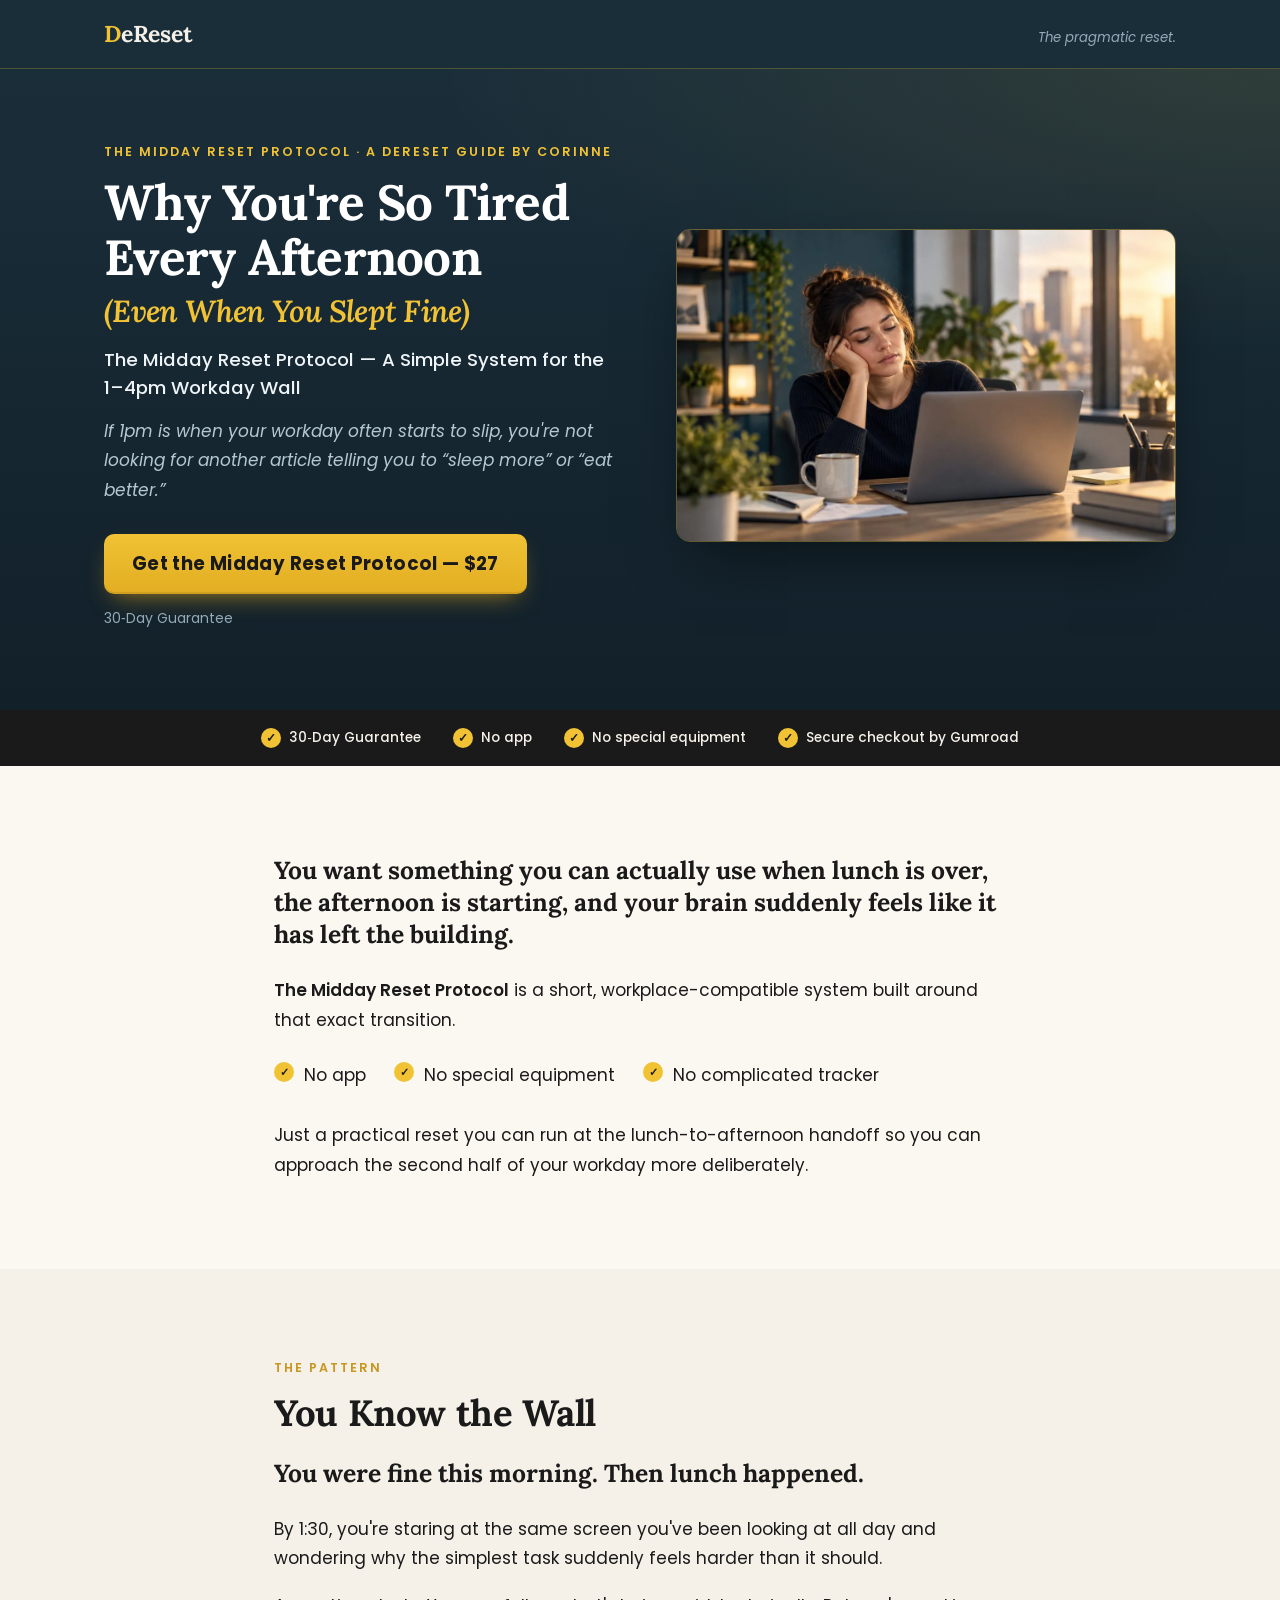
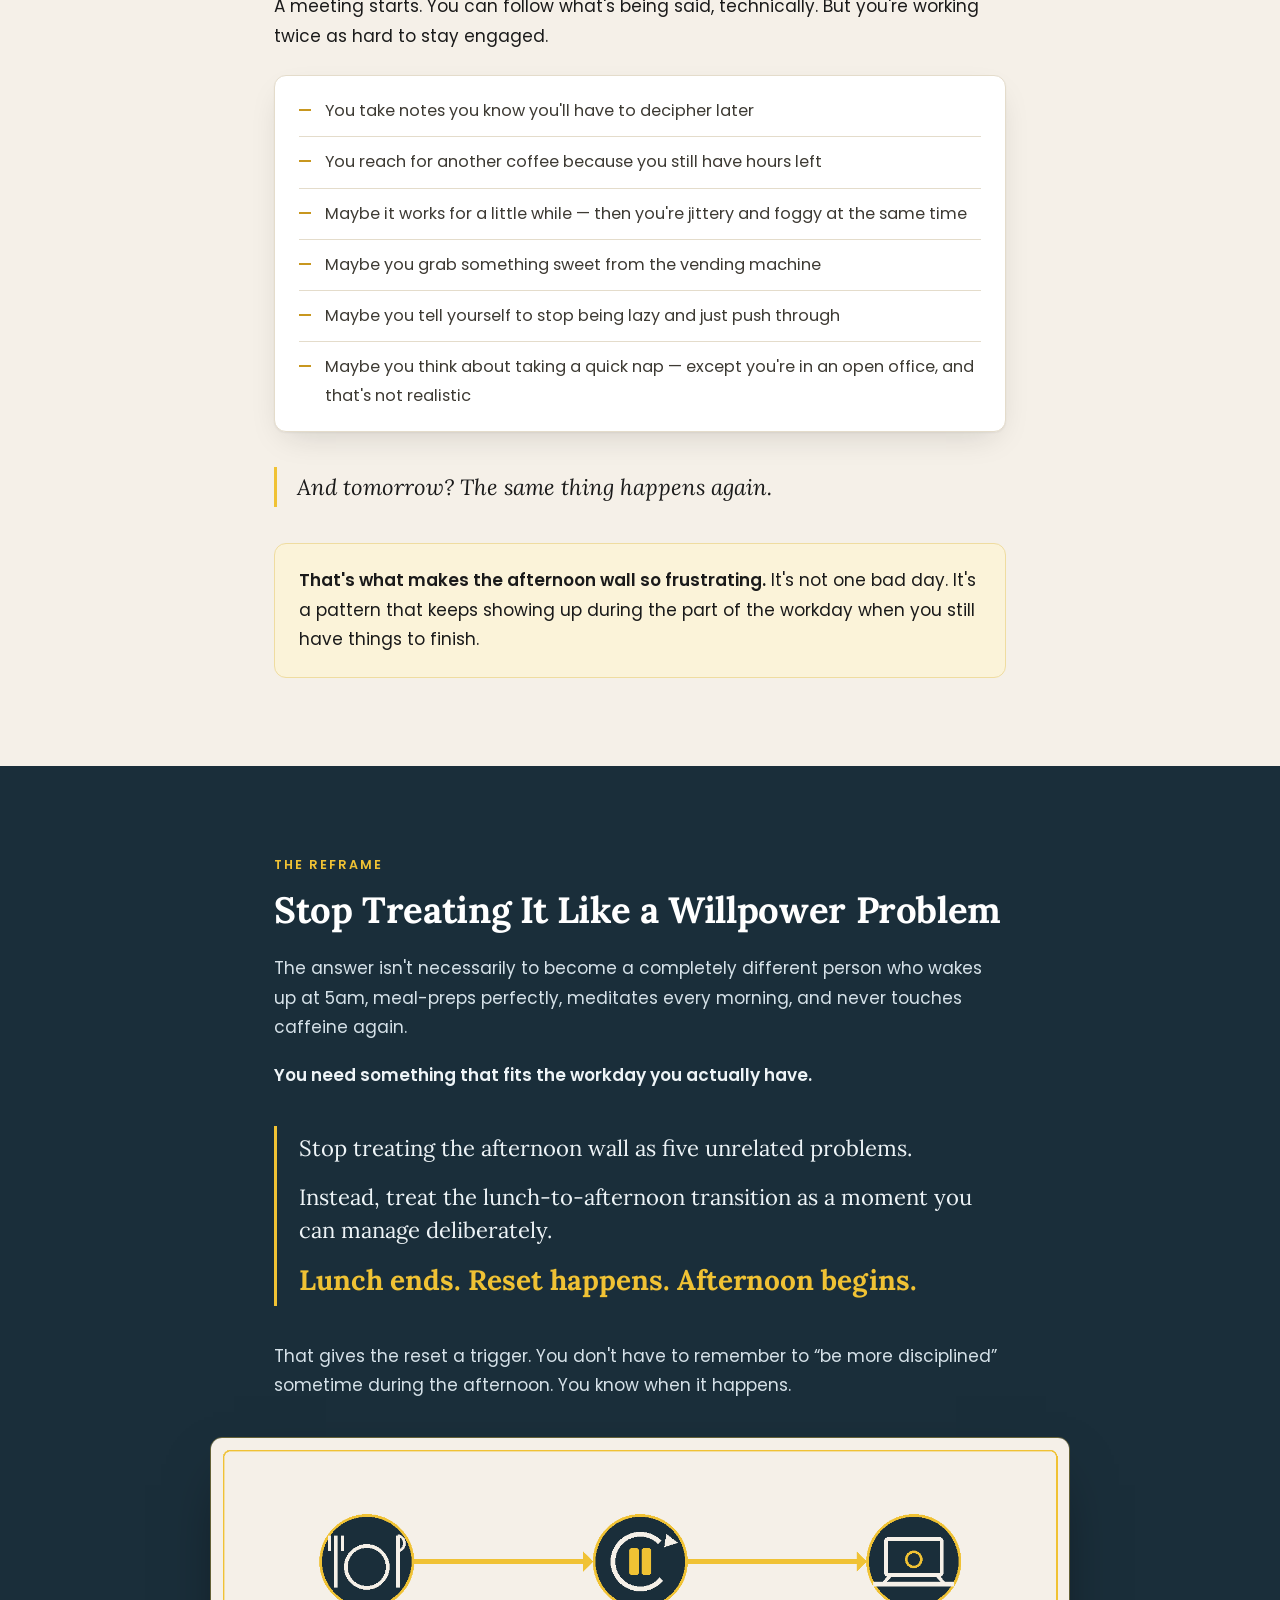
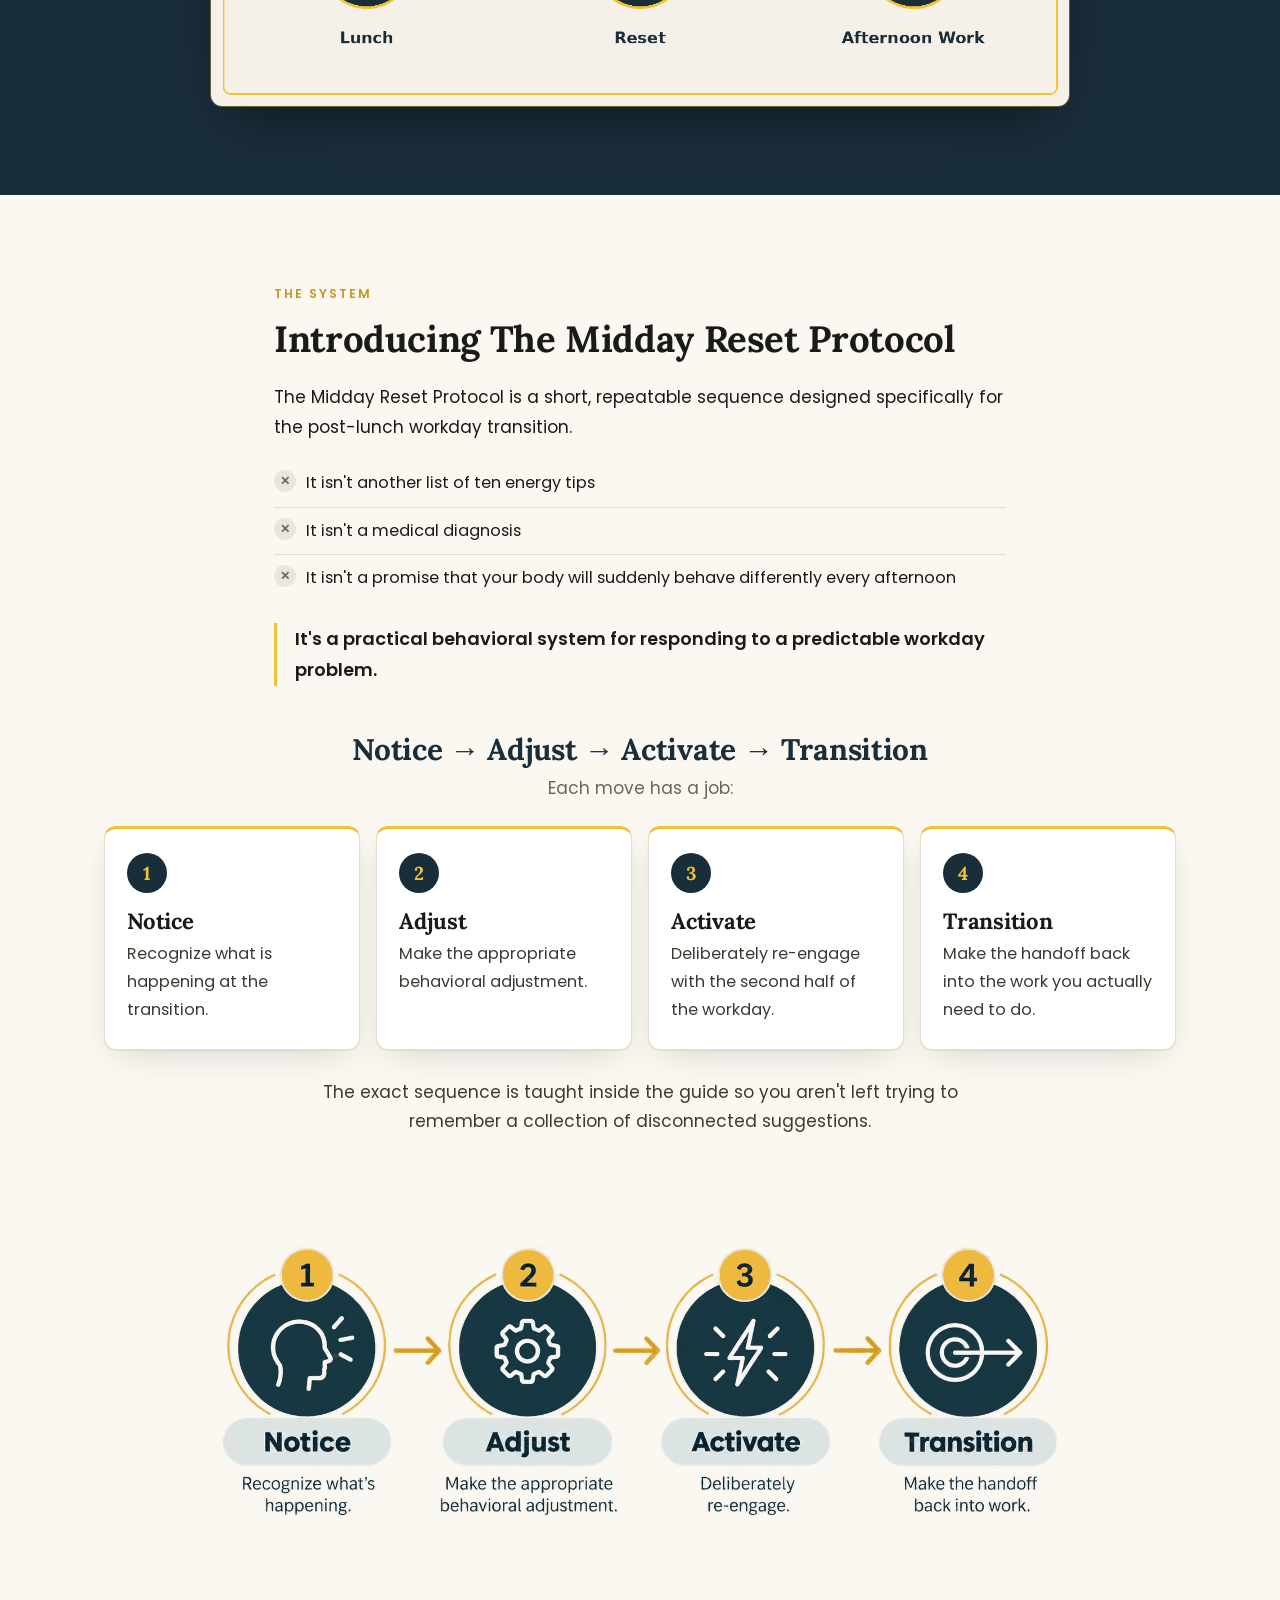
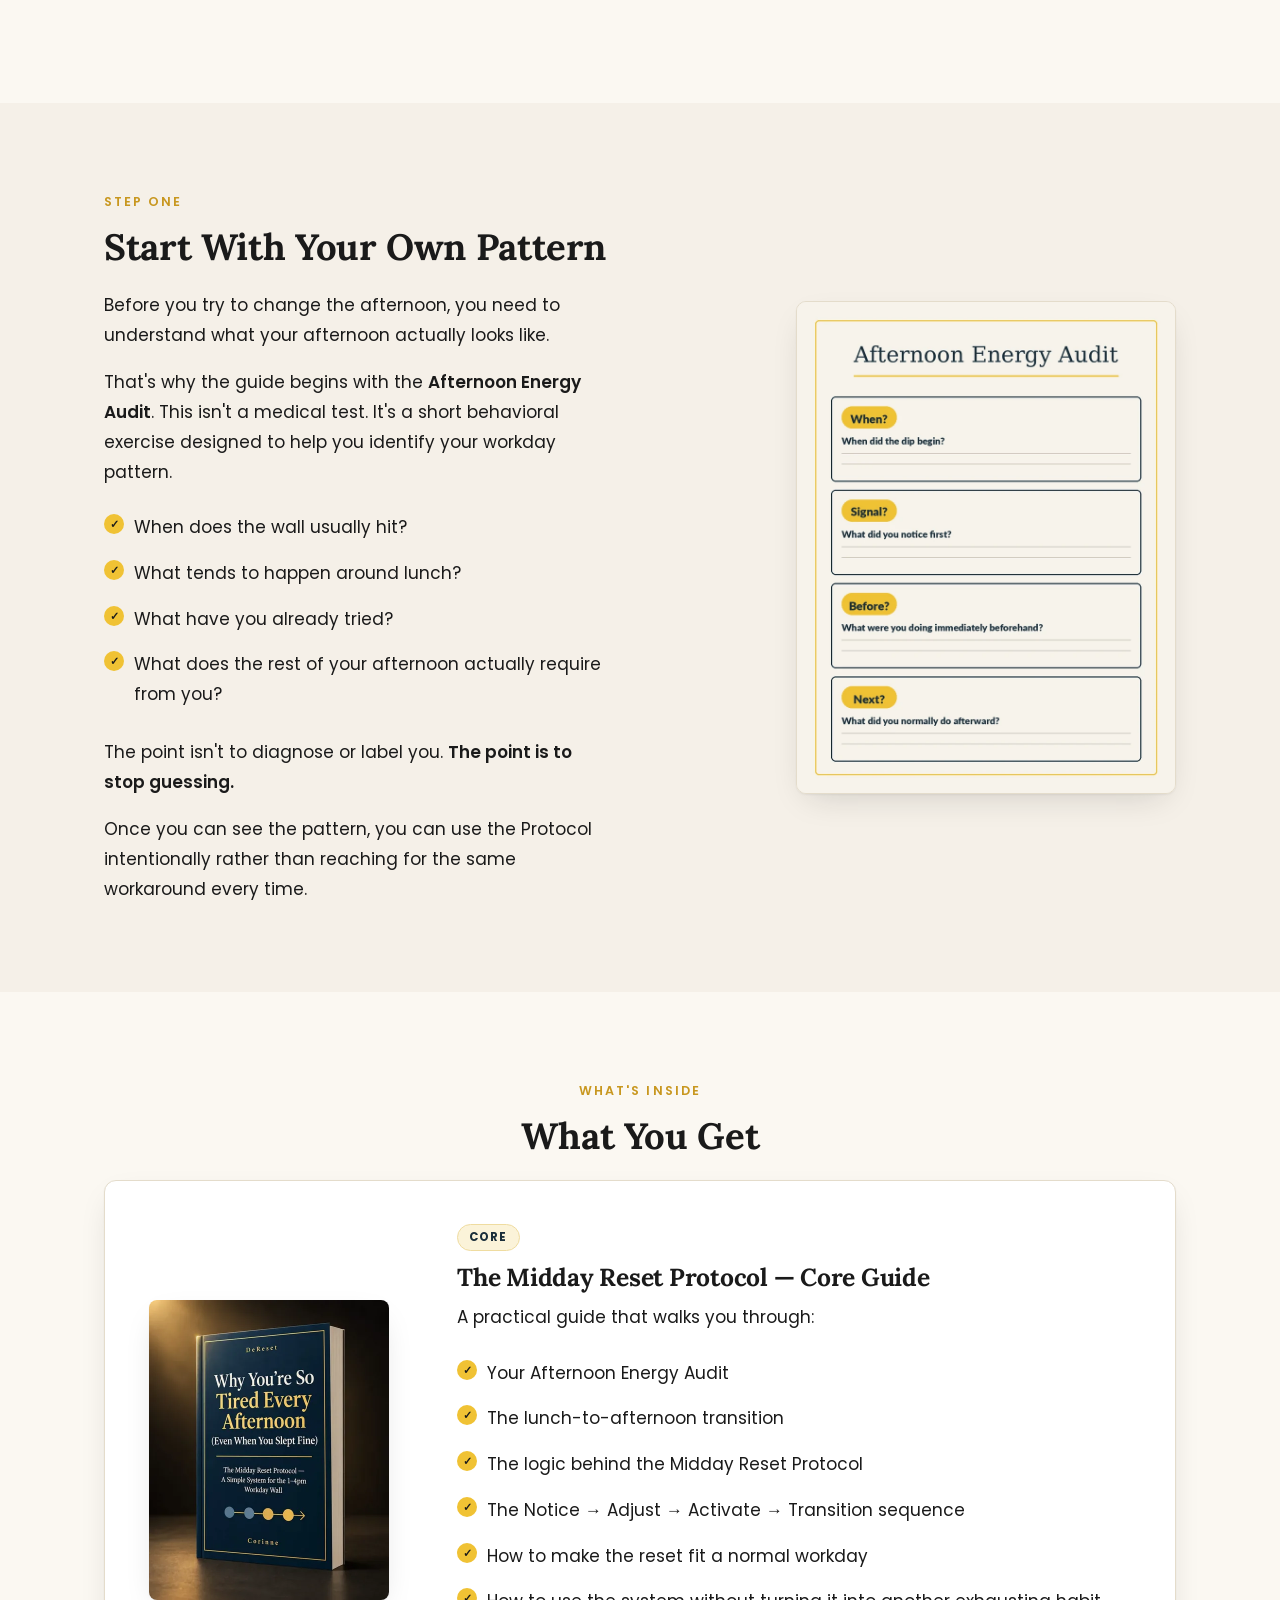
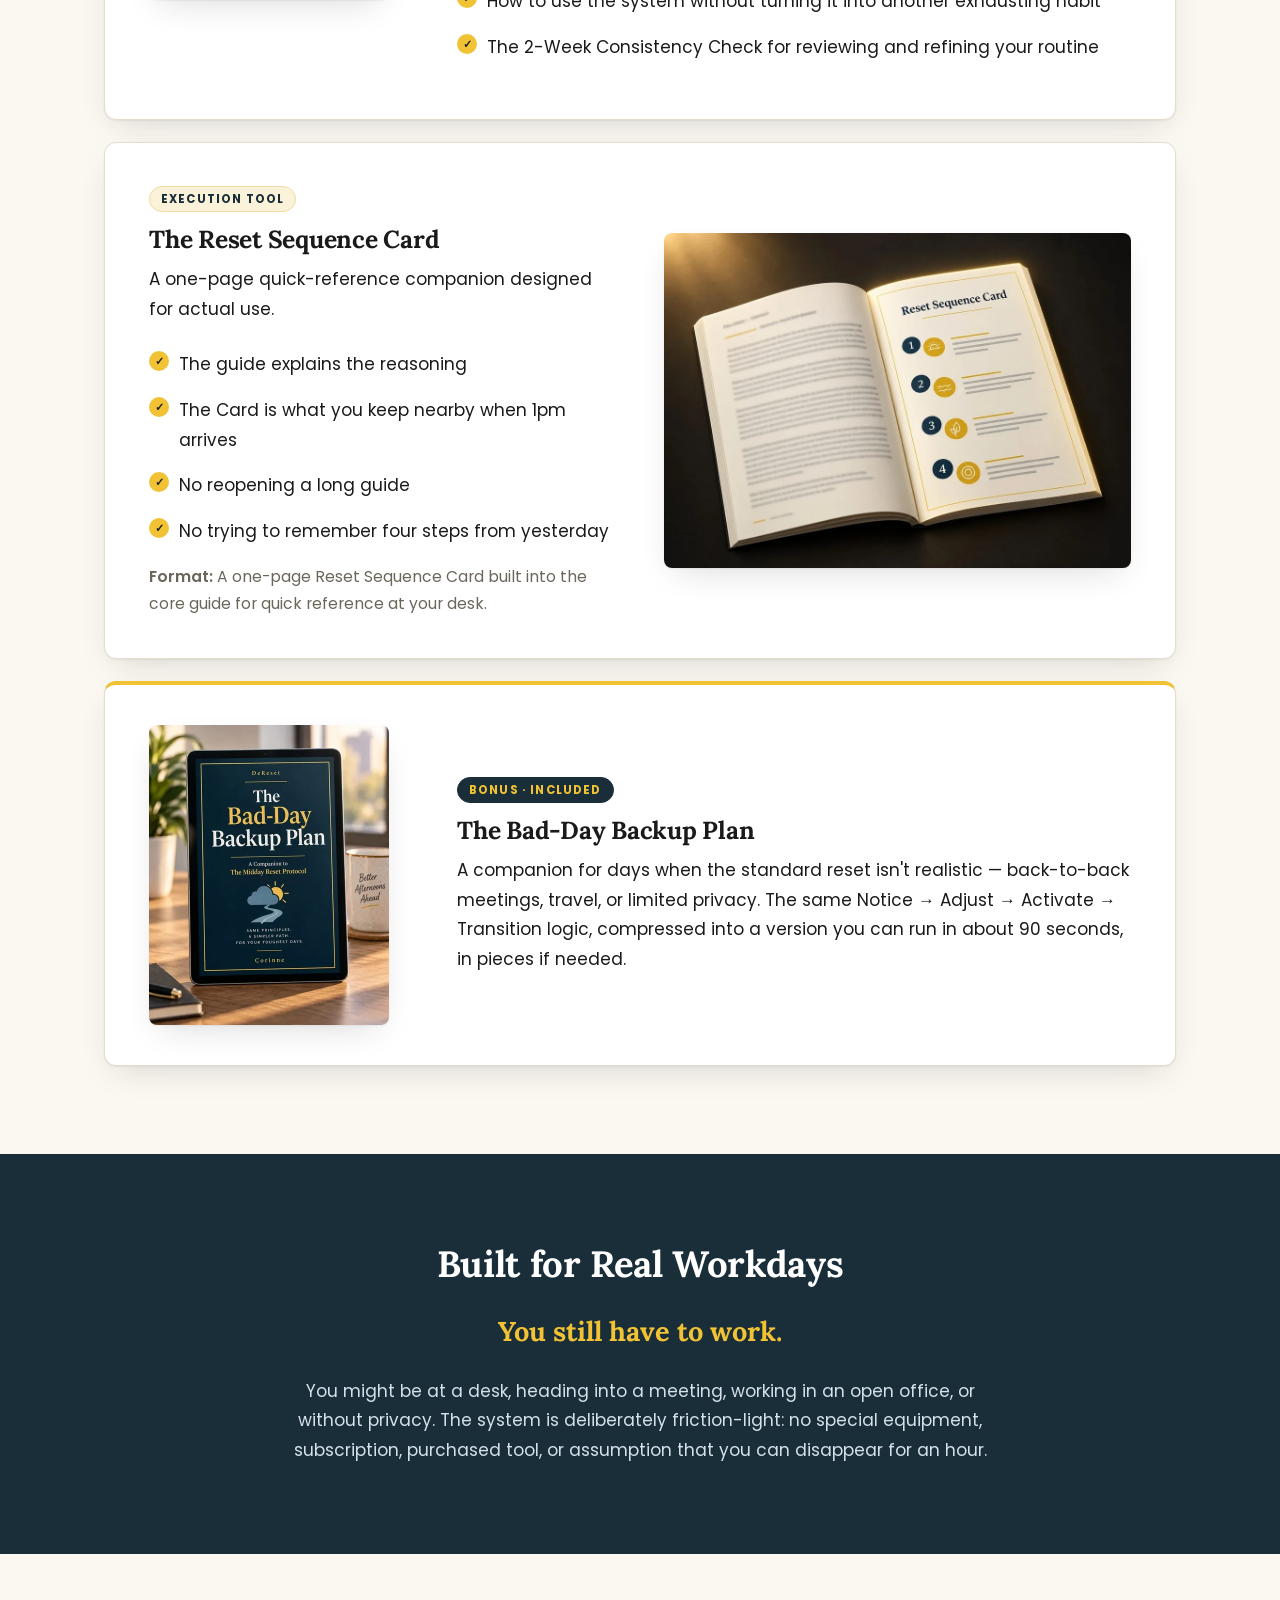
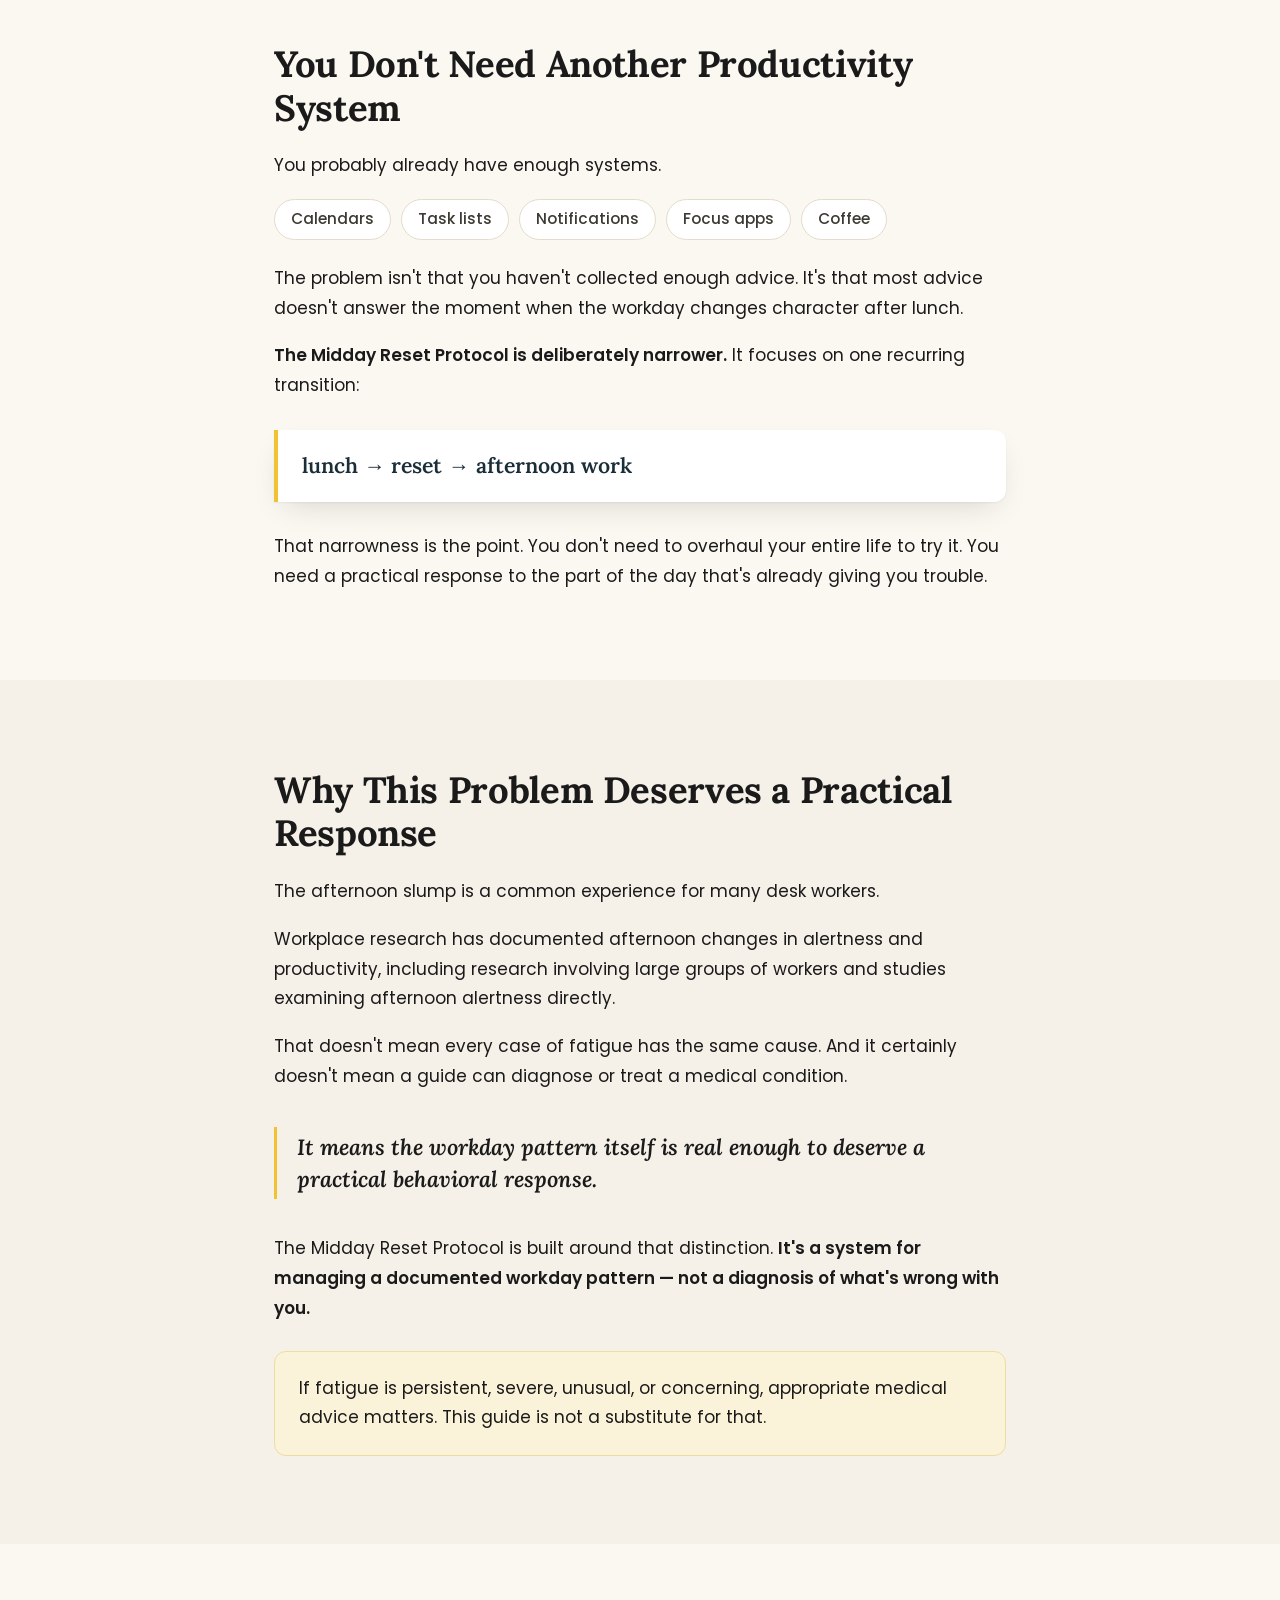
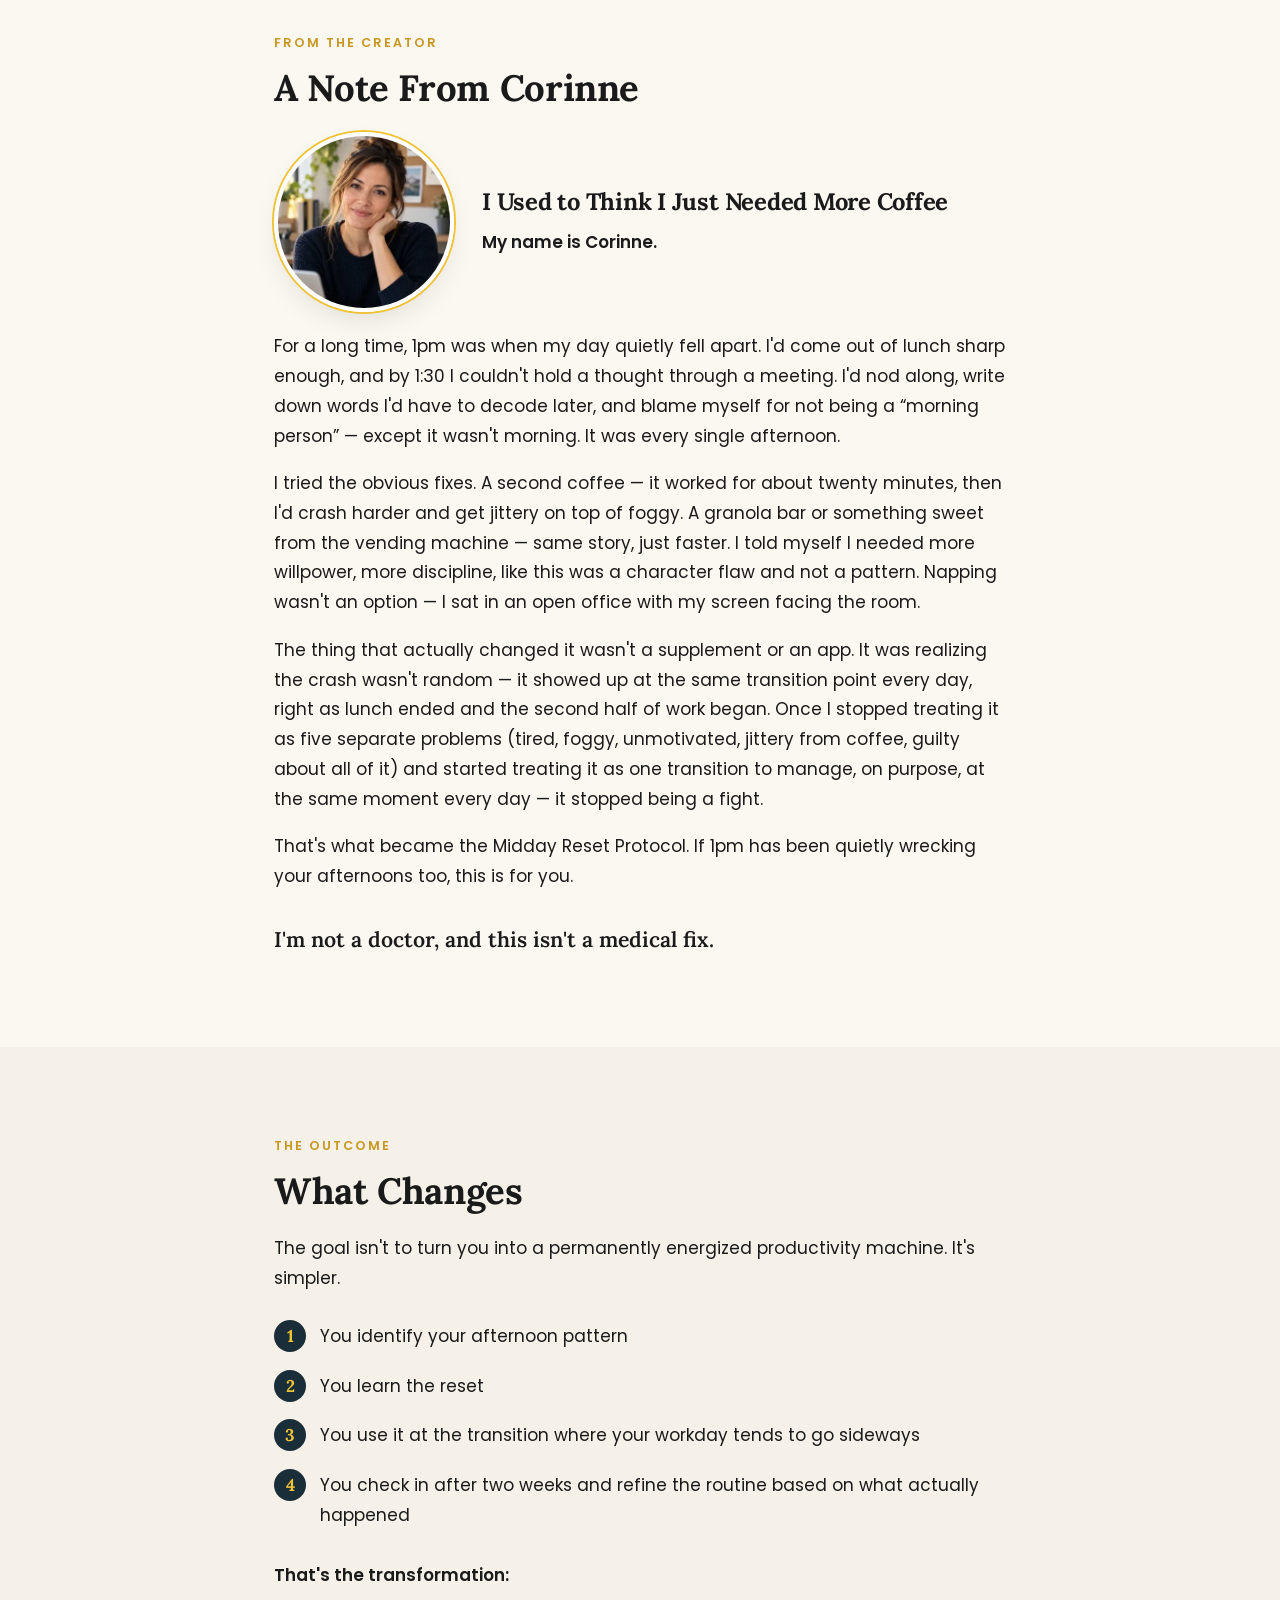
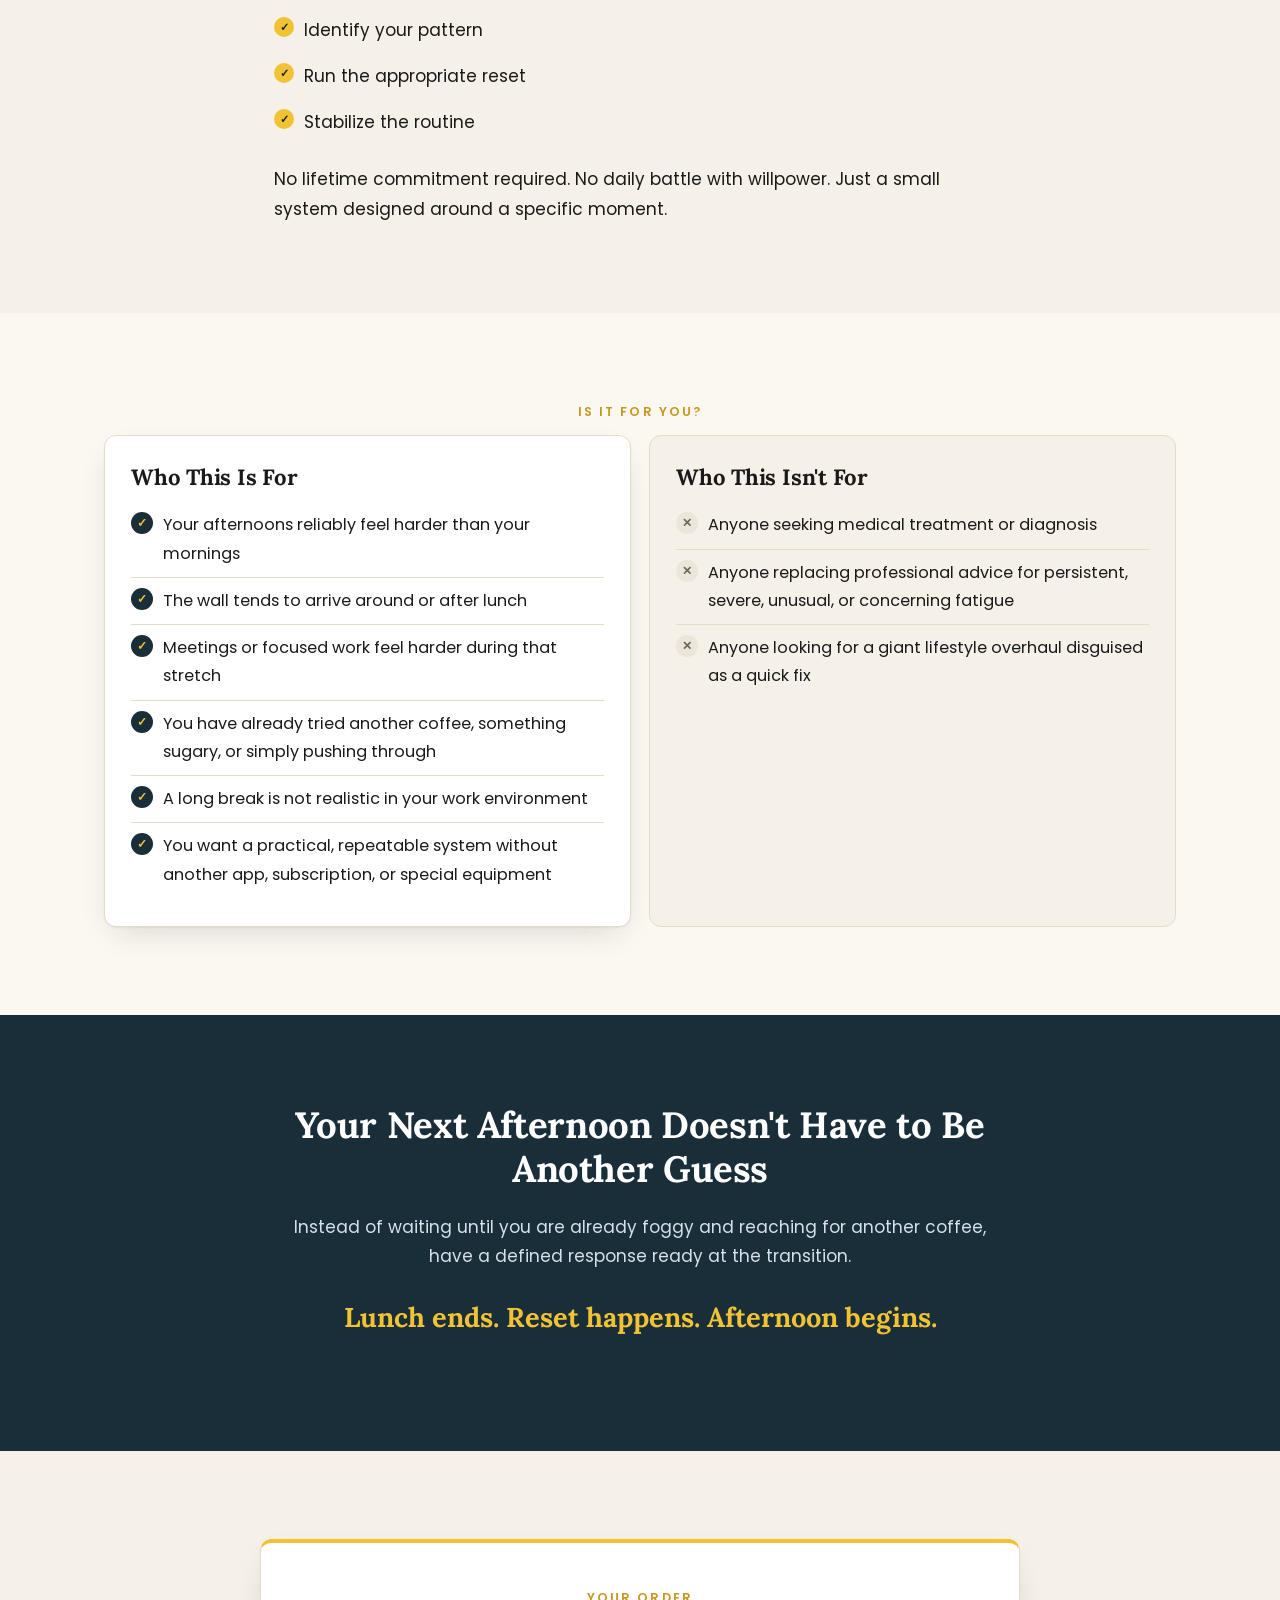
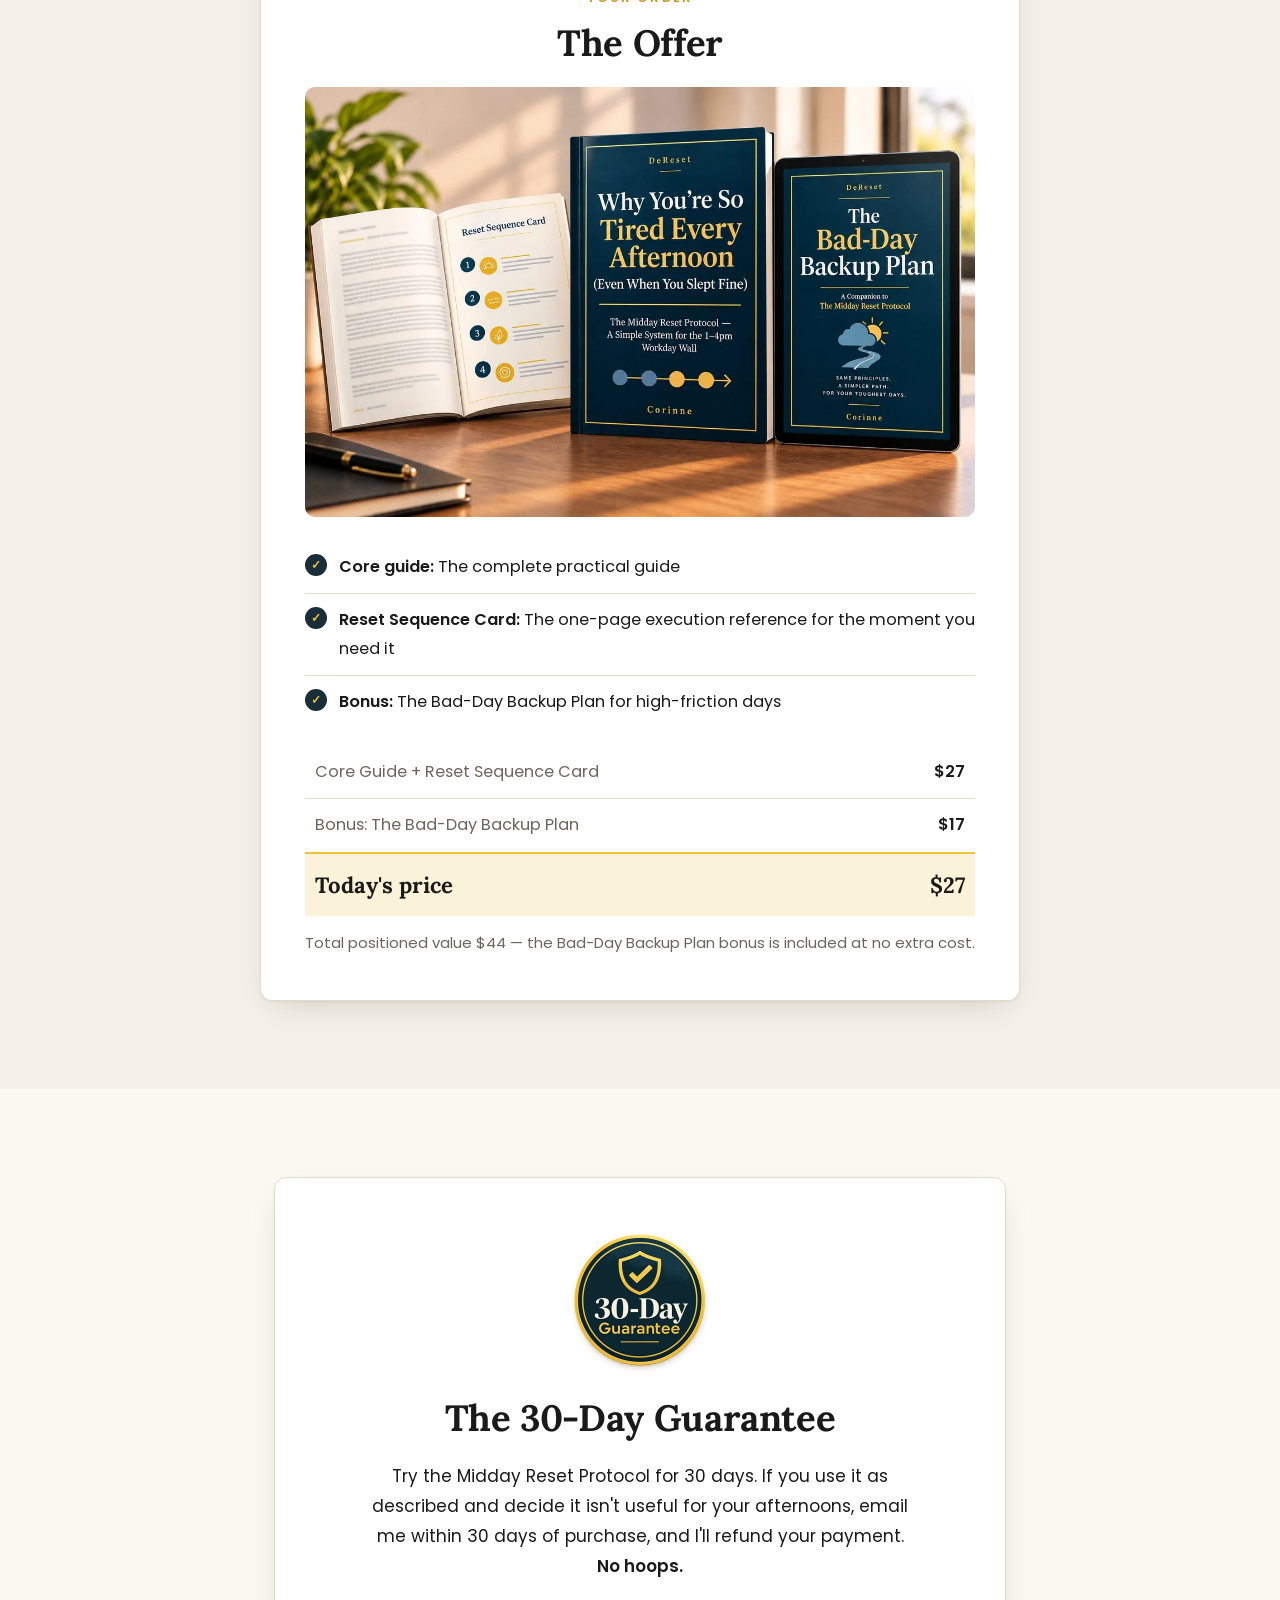
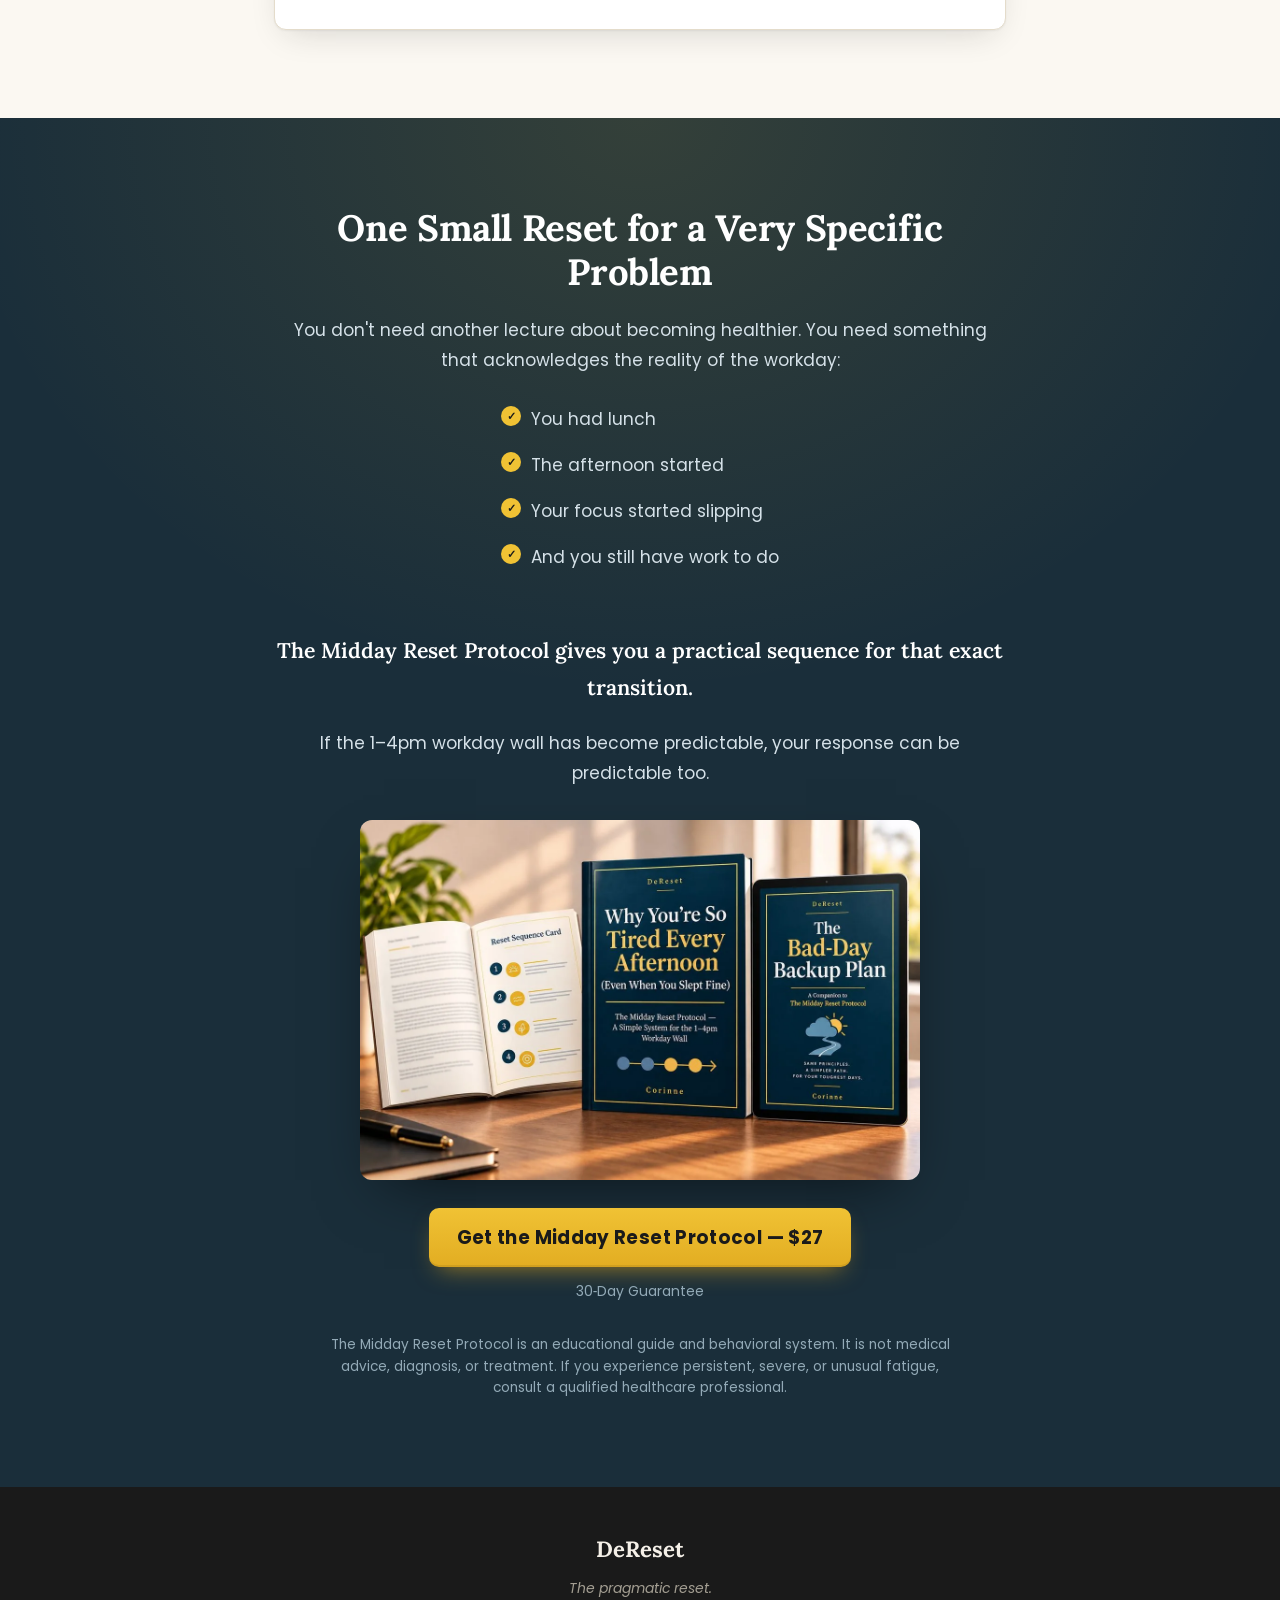
<file: index.html>
<!DOCTYPE html>
<html lang="en">
<head>
<meta charset="UTF-8">
<meta name="viewport" content="width=device-width, initial-scale=1.0">
<title>Why You're So Tired Every Afternoon (Even When You Slept Fine) | DeReset</title>
<meta name="description" content="The Midday Reset Protocol — A Simple System for the 1–4pm Workday Wall. No app. No special equipment. No complicated tracker.">
<link rel="canonical" href="https://midday-reset-protocol.dereset.com/">
<meta name="theme-color" content="#1a2e3a">
<meta property="og:type" content="product">
<meta property="og:site_name" content="DeReset">
<meta property="og:title" content="Why You're So Tired Every Afternoon (Even When You Slept Fine)">
<meta property="og:description" content="The Midday Reset Protocol — A Simple System for the 1–4pm Workday Wall.">
<meta property="og:url" content="https://midday-reset-protocol.dereset.com/">
<meta property="og:image" content="https://midday-reset-protocol.dereset.com/assets/va3-001-hero-wall-moment.webp">
<meta name="twitter:card" content="summary_large_image">
<link href="https://fonts.googleapis.com" rel="preconnect">
<link crossorigin="" href="https://fonts.gstatic.com" rel="preconnect">
<link href="https://fonts.googleapis.com/css2?family=Lora:ital,wght@0,600;0,700;1,600&amp;family=Poppins:wght@400;500;600;700&amp;display=swap" rel="stylesheet">
<link href="styles/sales.css" rel="stylesheet">
</head>
<body>

<a class="skip-link" href="#main">Skip to content</a>

<header class="brand-bar">
  <div class="container brand-bar-inner">
    <a class="brand-mark" href="https://dereset.com/">DeReset</a>
    <span class="brand-tag">The pragmatic reset.</span>
  </div>
</header>

<main id="main">

<section id="hero" class="hero">
  <div class="container hero-grid">
    <div class="hero-copy">
      <p class="eyebrow eyebrow-gold">The Midday Reset Protocol · A DeReset guide by Corinne</p>
      <h1>Why You're So Tired Every Afternoon <span class="h1-sub">(Even When You Slept Fine)</span></h1>
      <p class="subheadline">The Midday Reset Protocol &mdash; A Simple System for the 1&ndash;4pm Workday Wall</p>
      <p class="intro-copy">If 1pm is when your workday often starts to slip, you're not looking for another article telling you to &ldquo;sleep more&rdquo; or &ldquo;eat better.&rdquo;</p>
      <a class="cta-btn" href="https://dereset.gumroad.com/l/midday-reset-protocol">Get the Midday Reset Protocol — $27</a>
      <p class="cta-btn-sub">30&#8209;Day Guarantee</p>
    </div>
    <figure class="hero-media">
      <img src="assets/va3-001-hero-wall-moment.webp" alt="A person at their desk in the early afternoon, resting their head on their hand, visibly worn out in front of their laptop." width="1200" height="750">
    </figure>
  </div>
</section>

<div class="trust-strip">
  <ul class="container trust-list">
    <li><span class="trust-icon" aria-hidden="true">✓</span>30&#8209;Day Guarantee</li>
    <li><span class="trust-icon" aria-hidden="true">✓</span>No app</li>
    <li><span class="trust-icon" aria-hidden="true">✓</span>No special equipment</li>
    <li><span class="trust-icon" aria-hidden="true">✓</span>Secure checkout by Gumroad</li>
  </ul>
</div>

<section id="intro" class="band band-paper">
  <div class="container narrow prose">
    <p class="lead">You want something you can actually use when lunch is over, the afternoon is starting, and your brain suddenly feels like it has left the building.</p>
    <p><strong>The Midday Reset Protocol</strong> is a short, workplace-compatible system built around that exact transition.</p>
    <ul class="check-list check-inline">
      <li>No app</li>
      <li>No special equipment</li>
      <li>No complicated tracker</li>
    </ul>
    <p>Just a practical reset you can run at the lunch-to-afternoon handoff so you can approach the second half of your workday more deliberately.</p>
  </div>
</section>

<section id="wall" class="band band-cream">
  <div class="container narrow prose">
    <p class="eyebrow">The pattern</p>
    <h2>You Know the Wall</h2>
    <p class="lead">You were fine this morning. Then lunch happened.</p>
    <p>By 1:30, you're staring at the same screen you've been looking at all day and wondering why the simplest task suddenly feels harder than it should.</p>
    <p>A meeting starts. You can follow what's being said, technically. But you're working twice as hard to stay engaged.</p>
    <ul class="dash-list card">
      <li>You take notes you know you'll have to decipher later</li>
      <li>You reach for another coffee because you still have hours left</li>
      <li>Maybe it works for a little while — then you're jittery and foggy at the same time</li>
      <li>Maybe you grab something sweet from the vending machine</li>
      <li>Maybe you tell yourself to stop being lazy and just push through</li>
      <li>Maybe you think about taking a quick nap — except you're in an open office, and that's not realistic</li>
    </ul>
    <p class="pull">And tomorrow? The same thing happens again.</p>
    <p class="callout"><strong>That's what makes the afternoon wall so frustrating.</strong> It's not one bad day. It's a pattern that keeps showing up during the part of the workday when you still have things to finish.</p>
  </div>
</section>

<section id="transition" class="band band-dark">
  <div class="container narrow prose">
    <p class="eyebrow eyebrow-gold">The reframe</p>
    <h2>Stop Treating It Like a Willpower Problem</h2>
    <p>The answer isn't necessarily to become a completely different person who wakes up at 5am, meal-preps perfectly, meditates every morning, and never touches caffeine again.</p>
    <p><strong>You need something that fits the workday you actually have.</strong></p>
    <blockquote class="tone-quote">
      <p>Stop treating the afternoon wall as five unrelated problems.</p>
      <p>Instead, treat the lunch-to-afternoon transition as a moment you can manage deliberately.</p>
      <p class="big-question"><strong>Lunch ends. Reset happens. Afternoon begins.</strong></p>
    </blockquote>
    <p>That gives the reset a trigger. You don't have to remember to &ldquo;be more disciplined&rdquo; sometime during the afternoon. You know when it happens.</p>
  </div>
  <div class="container">
    <figure class="figure-wide figure-motif">
      <img src="assets/va3-007-transition-motif.webp" alt="A simple three-step motif: Lunch, then Reset, then Afternoon Work, connected by arrows." width="1600" height="500" loading="lazy">
    </figure>
  </div>
</section>

<section id="mechanism" class="band band-paper">
  <div class="container narrow prose">
    <p class="eyebrow">The system</p>
    <h2>Introducing The Midday Reset Protocol</h2>
    <p>The Midday Reset Protocol is a short, repeatable sequence designed specifically for the post-lunch workday transition.</p>
    <ul class="fit-list fit-no not-list">
      <li>It isn't another list of ten energy tips</li>
      <li>It isn't a medical diagnosis</li>
      <li>It isn't a promise that your body will suddenly behave differently every afternoon</li>
    </ul>
    <p class="solution-summary"><strong>It's a practical behavioral system for responding to a predictable workday problem.</strong></p>
  </div>
  <div class="container">
    <h3 class="sequence-title">Notice → Adjust → Activate → Transition</h3>
    <p class="center sequence-intro">Each move has a job:</p>
    <ol class="reset-steps">
      <li class="reset-step">
        <span class="reset-num" aria-hidden="true">1</span>
        <h3>Notice</h3>
        <p>Recognize what is happening at the transition.</p>
      </li>
      <li class="reset-step">
        <span class="reset-num" aria-hidden="true">2</span>
        <h3>Adjust</h3>
        <p>Make the appropriate behavioral adjustment.</p>
      </li>
      <li class="reset-step">
        <span class="reset-num" aria-hidden="true">3</span>
        <h3>Activate</h3>
        <p>Deliberately re-engage with the second half of the workday.</p>
      </li>
      <li class="reset-step">
        <span class="reset-num" aria-hidden="true">4</span>
        <h3>Transition</h3>
        <p>Make the handoff back into the work you actually need to do.</p>
      </li>
    </ol>
    <p class="center sequence-note">The exact sequence is taught inside the guide so you aren't left trying to remember a collection of disconnected suggestions.</p>
    <figure class="figure-wide figure-plain figure-diagram">
      <img src="assets/va3-002-mechanism-diagram.webp" alt="Diagram of the four-step Notice, Adjust, Activate, Transition sequence, numbered 1 through 4 with icons." width="1600" height="800" loading="lazy">
    </figure>
  </div>
</section>

<section id="audit" class="band band-cream">
  <div class="container">
    <div class="two-col audit-grid">
      <div class="prose">
        <p class="eyebrow">Step one</p>
        <h2>Start With Your Own Pattern</h2>
        <p>Before you try to change the afternoon, you need to understand what your afternoon actually looks like.</p>
        <p>That's why the guide begins with the <strong>Afternoon Energy Audit</strong>. This isn't a medical test. It's a short behavioral exercise designed to help you identify your workday pattern.</p>
        <ul class="check-list">
          <li>When does the wall usually hit?</li>
          <li>What tends to happen around lunch?</li>
          <li>What have you already tried?</li>
          <li>What does the rest of your afternoon actually require from you?</li>
        </ul>
        <p>The point isn't to diagnose or label you. <strong>The point is to stop guessing.</strong></p>
        <p>Once you can see the pattern, you can use the Protocol intentionally rather than reaching for the same workaround every time.</p>
      </div>
      <figure class="audit-media">
        <img src="assets/va3-006-audit-preview.webp" alt="Preview of the Afternoon Energy Audit worksheet, with four short prompts: When, Signal, Before, and Next." width="800" height="1040" loading="lazy">
      </figure>
    </div>
  </div>
</section>

<section id="whats-inside" class="band band-paper">
  <div class="container">
    <p class="eyebrow center">What's inside</p>
    <h2 class="center">What You Get</h2>

    <article class="card product-card">
      <figure class="product-media product-media-cover">
        <img src="assets/va3-003-core-guide-mockup.webp" alt="Mockup of the Midday Reset Protocol core guide cover." width="480" height="600" loading="lazy">
      </figure>
      <div class="product-body">
        <span class="product-tag">Core</span>
        <h3>The Midday Reset Protocol — Core Guide</h3>
        <p>A practical guide that walks you through:</p>
        <ul class="check-list">
          <li>Your Afternoon Energy Audit</li>
          <li>The lunch-to-afternoon transition</li>
          <li>The logic behind the Midday Reset Protocol</li>
          <li>The Notice → Adjust → Activate → Transition sequence</li>
          <li>How to make the reset fit a normal workday</li>
          <li>How to use the system without turning it into another exhausting habit</li>
          <li>The 2-Week Consistency Check for reviewing and refining your routine</li>
        </ul>
      </div>
    </article>

    <article class="card product-card product-card-wide">
      <div class="product-body">
        <span class="product-tag">Execution tool</span>
        <h3>The Reset Sequence Card</h3>
        <p>A one-page quick-reference companion designed for actual use.</p>
        <ul class="check-list">
          <li>The guide explains the reasoning</li>
          <li>The Card is what you keep nearby when 1pm arrives</li>
          <li>No reopening a long guide</li>
          <li>No trying to remember four steps from yesterday</li>
        </ul>
        <p class="note"><strong>Format:</strong> A one-page Reset Sequence Card built into the core guide for quick reference at your desk.</p>
      </div>
      <figure class="product-media product-media-spread">
        <img src="assets/va3-004-reset-sequence-card-spread.webp" alt="The guide opened to the Reset Sequence Card page, showing the four numbered steps." width="994" height="712" loading="lazy">
      </figure>
    </article>

    <article class="card product-card product-card-bonus">
      <figure class="product-media product-media-cover">
        <img src="assets/va3-010-bad-day-backup-plan-mockup.webp" alt="Mockup of The Bad-Day Backup Plan bonus guide cover." width="480" height="600" loading="lazy">
      </figure>
      <div class="product-body">
        <span class="product-tag product-tag-bonus">Bonus · Included</span>
        <h3>The Bad-Day Backup Plan</h3>
        <p>A companion for days when the standard reset isn't realistic — back-to-back meetings, travel, or limited privacy. The same Notice &rarr; Adjust &rarr; Activate &rarr; Transition logic, compressed into a version you can run in about 90 seconds, in pieces if needed.</p>
      </div>
    </article>
  </div>
</section>

<section id="workdays" class="band band-dark">
  <div class="container narrow prose center-block">
    <h2>Built for Real Workdays</h2>
    <p class="big-question"><strong>You still have to work.</strong></p>
    <p>You might be at a desk, heading into a meeting, working in an open office, or without privacy. The system is deliberately friction-light: no special equipment, subscription, purchased tool, or assumption that you can disappear for an hour.</p>
  </div>
</section>

<section id="not-another-system" class="band band-paper">
  <div class="container narrow prose">
    <h2>You Don't Need Another Productivity System</h2>
    <p>You probably already have enough systems.</p>
    <ul class="chip-list">
      <li>Calendars</li>
      <li>Task lists</li>
      <li>Notifications</li>
      <li>Focus apps</li>
      <li>Coffee</li>
    </ul>
    <p>The problem isn't that you haven't collected enough advice. It's that most advice doesn't answer the moment when the workday changes character after lunch.</p>
    <p><strong>The Midday Reset Protocol is deliberately narrower.</strong> It focuses on one recurring transition:</p>
    <blockquote class="quote-card"><strong>lunch → reset → afternoon work</strong></blockquote>
    <p>That narrowness is the point. You don't need to overhaul your entire life to try it. You need a practical response to the part of the day that's already giving you trouble.</p>
  </div>
</section>

<section id="why-it-matters" class="band band-cream">
  <div class="container narrow prose">
    <h2>Why This Problem Deserves a Practical Response</h2>
    <p>The afternoon slump is a common experience for many desk workers.</p>
    <p>Workplace research has documented afternoon changes in alertness and productivity, including research involving large groups of workers and studies examining afternoon alertness directly.</p>
    <p>That doesn't mean every case of fatigue has the same cause. And it certainly doesn't mean a guide can diagnose or treat a medical condition.</p>
    <p class="pull"><strong>It means the workday pattern itself is real enough to deserve a practical behavioral response.</strong></p>
    <p>The Midday Reset Protocol is built around that distinction. <strong>It's a system for managing a documented workday pattern — not a diagnosis of what's wrong with you.</strong></p>
    <p class="callout">If fatigue is persistent, severe, unusual, or concerning, appropriate medical advice matters. This guide is not a substitute for that.</p>
  </div>
</section>

<section id="creator-story" class="band band-paper">
  <div class="container narrow prose">
    <p class="eyebrow">From the creator</p>
    <h2>A Note From Corinne</h2>
    <div class="creator-intro">
      <img class="creator-photo" src="assets/va3-008-creator-photo-corinne.webp" alt="Photo of Corinne, the creator of the Midday Reset Protocol, smiling at her desk." width="360" height="360" loading="lazy">
      <div>
        <h3 class="creator-title">I Used to Think I Just Needed More Coffee</h3>
        <p><strong>My name is Corinne.</strong></p>
      </div>
    </div>
    <p>For a long time, 1pm was when my day quietly fell apart. I'd come out of lunch sharp enough, and by 1:30 I couldn't hold a thought through a meeting. I'd nod along, write down words I'd have to decode later, and blame myself for not being a &ldquo;morning person&rdquo; — except it wasn't morning. It was every single afternoon.</p>
    <p>I tried the obvious fixes. A second coffee — it worked for about twenty minutes, then I'd crash harder and get jittery on top of foggy. A granola bar or something sweet from the vending machine — same story, just faster. I told myself I needed more willpower, more discipline, like this was a character flaw and not a pattern. Napping wasn't an option — I sat in an open office with my screen facing the room.</p>
    <p>The thing that actually changed it wasn't a supplement or an app. It was realizing the crash wasn't random — it showed up at the same transition point every day, right as lunch ended and the second half of work began. Once I stopped treating it as five separate problems (tired, foggy, unmotivated, jittery from coffee, guilty about all of it) and started treating it as one transition to manage, on purpose, at the same moment every day — it stopped being a fight.</p>
    <p>That's what became the Midday Reset Protocol. If 1pm has been quietly wrecking your afternoons too, this is for you.</p>
    <p class="signoff"><strong>I'm not a doctor, and this isn't a medical fix.</strong></p>
  </div>
</section>

<section id="what-changes" class="band band-cream">
  <div class="container narrow prose">
    <p class="eyebrow">The outcome</p>
    <h2>What Changes</h2>
    <p>The goal isn't to turn you into a permanently energized productivity machine. It's simpler.</p>
    <ol class="numbered">
      <li>You identify your afternoon pattern</li>
      <li>You learn the reset</li>
      <li>You use it at the transition where your workday tends to go sideways</li>
      <li>You check in after two weeks and refine the routine based on what actually happened</li>
    </ol>
    <p><strong>That's the transformation:</strong></p>
    <ul class="check-list transform-list">
      <li>Identify your pattern</li>
      <li>Run the appropriate reset</li>
      <li>Stabilize the routine</li>
    </ul>
    <p>No lifetime commitment required. No daily battle with willpower. Just a small system designed around a specific moment.</p>
  </div>
</section>

<section id="fit" class="band band-paper">
  <div class="container">
    <p class="eyebrow center">Is it for you?</p>
    <div class="fit-grid">
      <div class="card fit-card">
        <h2 class="fit-title">Who This Is For</h2>
        <ul class="fit-list">
          <li>Your afternoons reliably feel harder than your mornings</li>
          <li>The wall tends to arrive around or after lunch</li>
          <li>Meetings or focused work feel harder during that stretch</li>
          <li>You have already tried another coffee, something sugary, or simply pushing through</li>
          <li>A long break is not realistic in your work environment</li>
          <li>You want a practical, repeatable system without another app, subscription, or special equipment</li>
        </ul>
      </div>
      <div class="card fit-card fit-card-no">
        <h2 class="fit-title">Who This Isn't For</h2>
        <ul class="fit-list fit-no">
          <li>Anyone seeking medical treatment or diagnosis</li>
          <li>Anyone replacing professional advice for persistent, severe, unusual, or concerning fatigue</li>
          <li>Anyone looking for a giant lifestyle overhaul disguised as a quick fix</li>
        </ul>
      </div>
    </div>
  </div>
</section>

<section id="pre-offer" class="band band-dark">
  <div class="container narrow prose center-block">
    <h2>Your Next Afternoon Doesn't Have to Be Another Guess</h2>
    <p>Instead of waiting until you are already foggy and reaching for another coffee, have a defined response ready at the transition.</p>
    <p class="big-question"><strong>Lunch ends. Reset happens. Afternoon begins.</strong></p>
  </div>
</section>

<section id="offer-stack" class="band band-cream">
  <div class="container">
    <div class="offer-card">
      <p class="eyebrow center">Your order</p>
      <h2 class="center">The Offer</h2>
      <figure class="offer-hero">
        <img src="assets/va3-011-bundle-composite.webp" alt="The Midday Reset Protocol core guide and The Bad-Day Backup Plan bonus guide shown together." width="1200" height="770" loading="lazy">
      </figure>
      <ul class="tools-list offer-list">
        <li><strong>Core guide:</strong> The complete practical guide</li>
        <li><strong>Reset Sequence Card:</strong> The one-page execution reference for the moment you need it</li>
        <li><strong>Bonus:</strong> The Bad-Day Backup Plan for high-friction days</li>
      </ul>
      <table class="offer-table">
        <tr class="value-row"><td>Core Guide + Reset Sequence Card</td><td>$27</td></tr>
        <tr class="value-row"><td>Bonus: The Bad-Day Backup Plan</td><td>$17</td></tr>
        <tr class="total-row"><td>Today's price</td><td>$27</td></tr>
      </table>
      <p class="price-note">Total positioned value $44 — the Bad-Day Backup Plan bonus is included at no extra cost.</p>
    </div>
  </div>
</section>

<section id="guarantee" class="band band-paper">
  <div class="container narrow">
    <div class="guarantee-box">
      <img class="guarantee-seal" src="assets/va3-009-guarantee-seal.webp" alt="30-Day Guarantee seal." width="300" height="300" loading="lazy">
      <h2>The 30-Day Guarantee</h2>
      <p>Try the Midday Reset Protocol for 30 days. If you use it as described and decide it isn't useful for your afternoons, email me within 30 days of purchase, and I'll refund your payment. <strong>No hoops.</strong></p>
    </div>
  </div>
</section>

<section id="cta-close" class="band band-dark">
  <div class="container narrow prose center-block">
    <h2>One Small Reset for a Very Specific Problem</h2>
    <p>You don't need another lecture about becoming healthier. You need something that acknowledges the reality of the workday:</p>
    <ul class="check-list">
      <li>You had lunch</li>
      <li>The afternoon started</li>
      <li>Your focus started slipping</li>
      <li>And you still have work to do</li>
    </ul>
    <p class="signoff"><strong>The Midday Reset Protocol gives you a practical sequence for that exact transition.</strong></p>
    <p>If the 1&ndash;4pm workday wall has become predictable, your response can be predictable too.</p>
    <figure class="figure-wide close-media">
      <img src="assets/va3-011-bundle-composite.webp" alt="" width="1200" height="770" loading="lazy">
    </figure>
    <a class="cta-btn" href="https://dereset.gumroad.com/l/midday-reset-protocol">Get the Midday Reset Protocol — $27</a>
    <p class="cta-btn-sub">30&#8209;Day Guarantee</p>
    <p class="disclaimer">The Midday Reset Protocol is an educational guide and behavioral system. It is not medical advice, diagnosis, or treatment. If you experience persistent, severe, or unusual fatigue, consult a qualified healthcare professional.</p>
  </div>
</section>

</main>

<footer class="site-footer">
  <div class="container">
    <p class="footer-brand"><a href="https://dereset.com/">DeReset</a></p>
    <p class="footer-tag">The pragmatic reset.</p>
    <nav class="footer-links" aria-label="Legal">
      <a href="https://dereset.com/privacy">Privacy Policy</a>
      <a href="https://dereset.com/terms">Terms of Service</a>
      <a href="https://dereset.com/contact">Contact</a>
    </nav>
    <p>Questions or support: <a href="mailto:support@dereset.com">support@dereset.com</a></p>
    <p class="footer-fine">DeReset · Creator: Corinne</p>
    <p class="footer-fine">The Midday Reset Protocol is an educational guide and behavioral system. It is not medical advice, diagnosis, or treatment. Individual experiences vary. If you experience persistent, severe, or unusual fatigue, consult a qualified healthcare professional.</p>
    <p class="footer-fine">© 2026 DeReset. All rights reserved.</p>
  </div>
</footer>

</body>
</html>
</file>
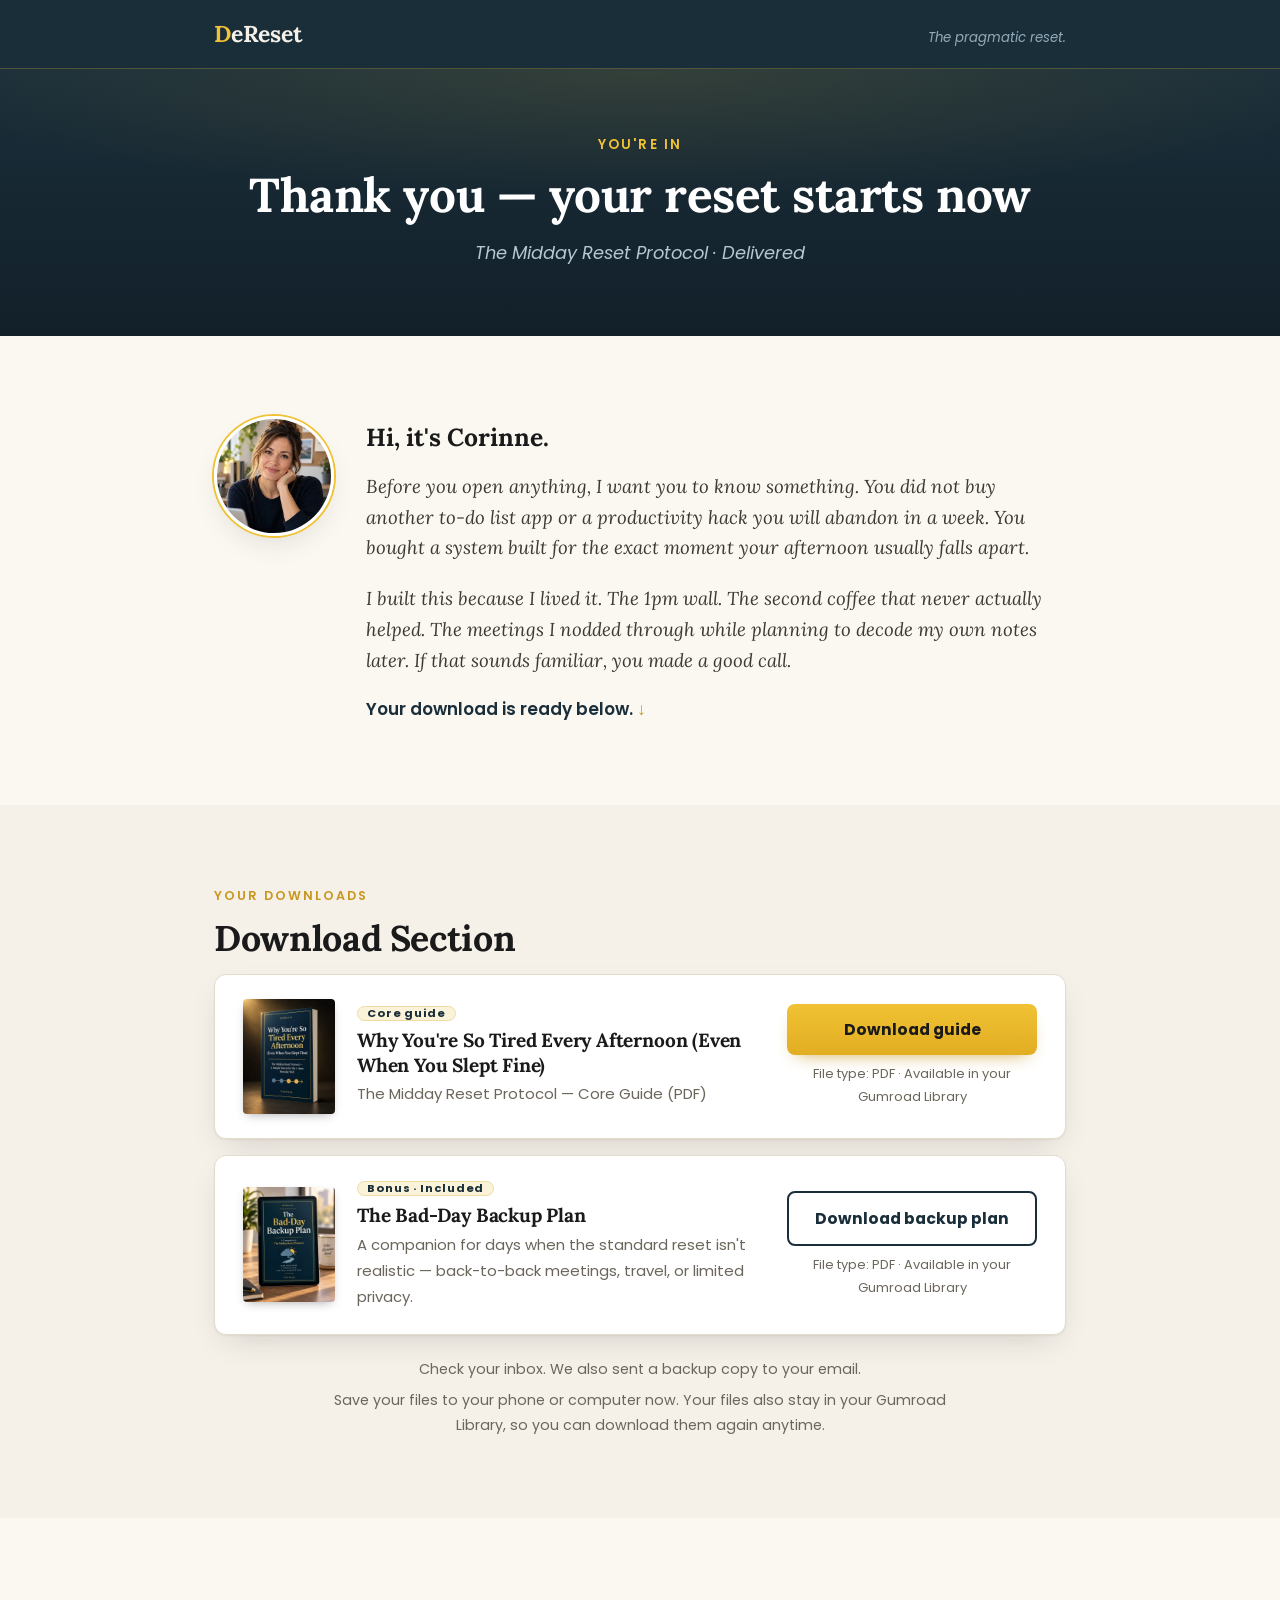
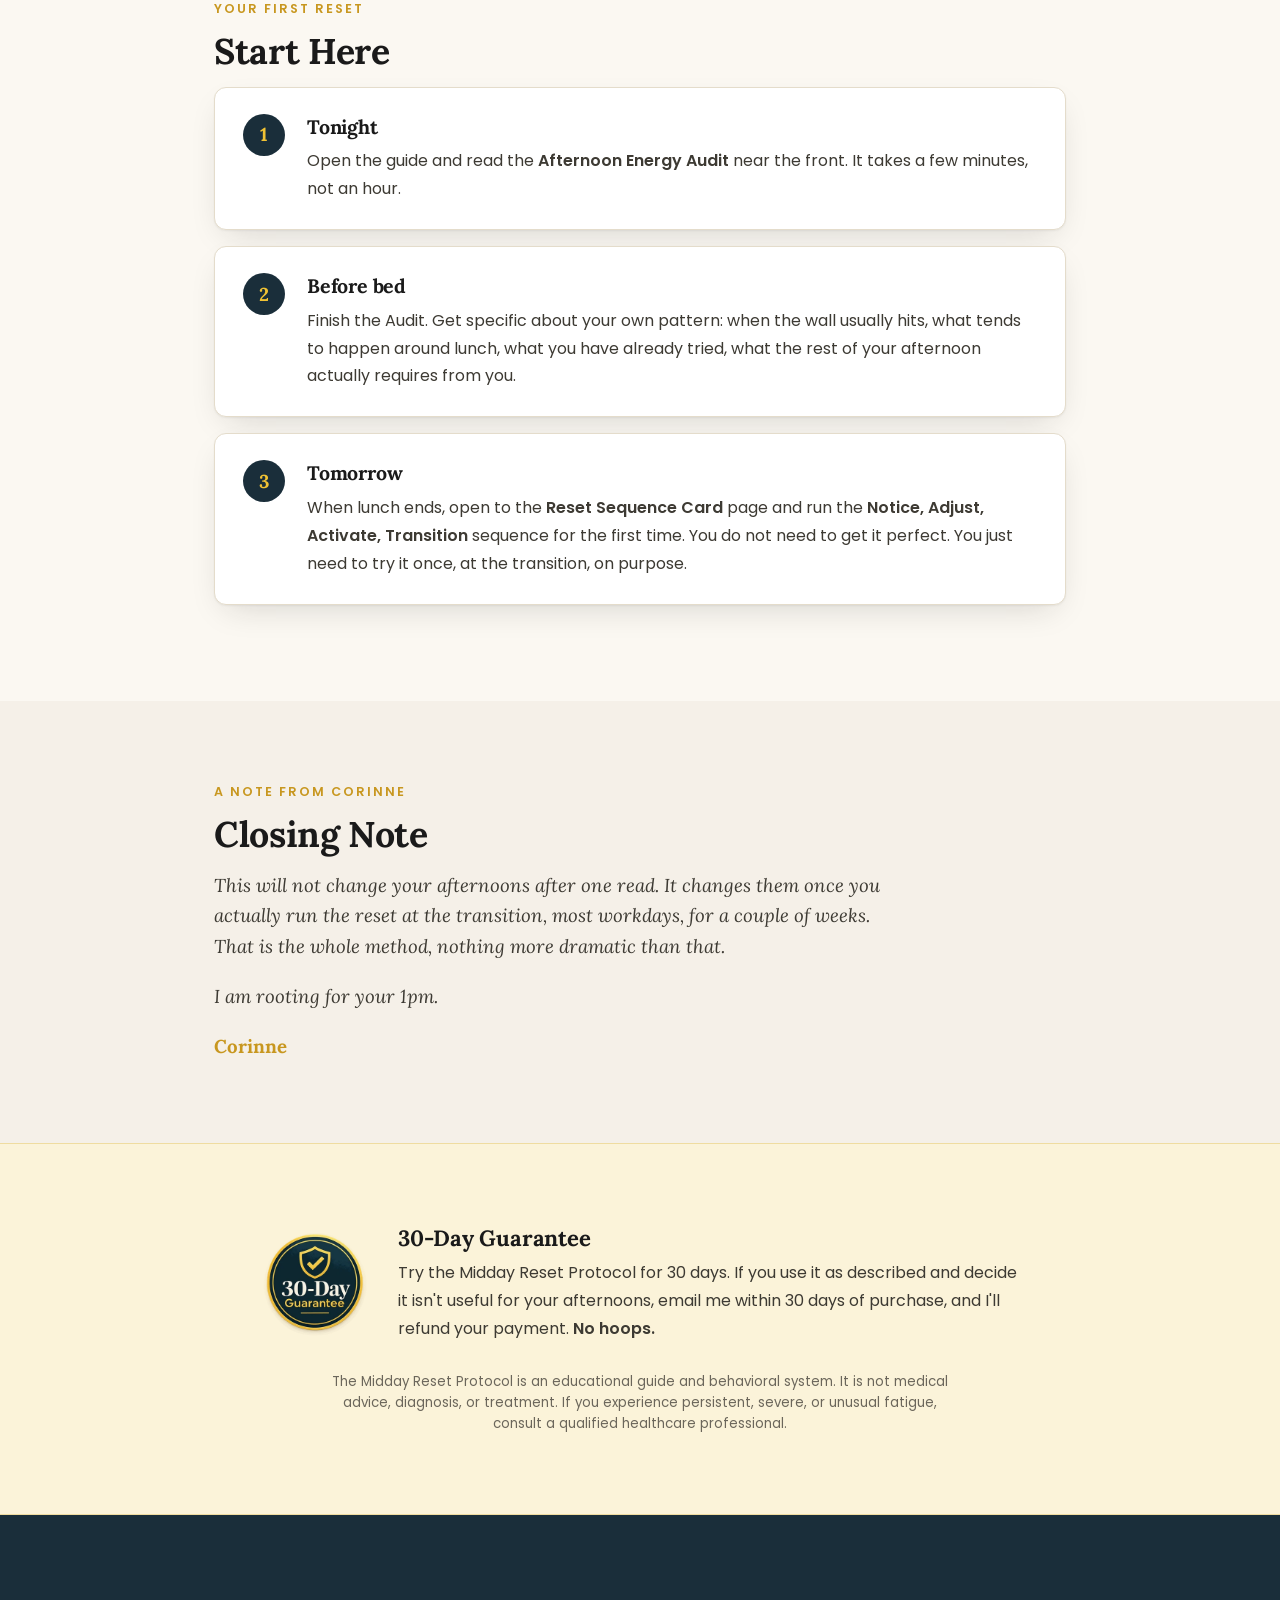
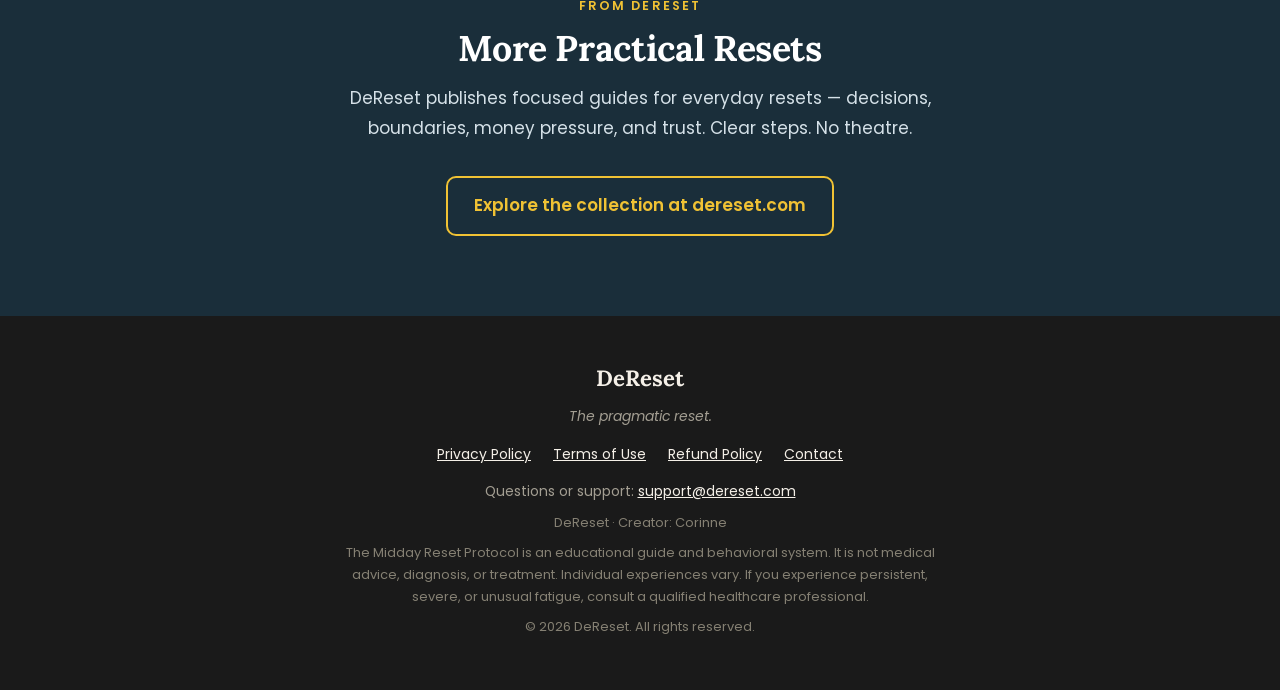
<file: thank-you.html>
<!DOCTYPE html>
<html lang="en">
<head>
<meta charset="UTF-8">
<meta name="viewport" content="width=device-width, initial-scale=1.0">
<title>Thank You — The Midday Reset Protocol | DeReset</title>
<meta name="robots" content="noindex">
<meta name="theme-color" content="#1a2e3a">
<link href="https://fonts.googleapis.com" rel="preconnect">
<link crossorigin="" href="https://fonts.gstatic.com" rel="preconnect">
<link href="https://fonts.googleapis.com/css2?family=Lora:ital,wght@0,600;0,700;1,600&amp;family=Poppins:wght@400;500;600;700&amp;display=swap" rel="stylesheet">
<link href="styles/thank-you.css" rel="stylesheet">
</head>
<body>

<a class="skip-link" href="#main">Skip to content</a>

<header class="brand-bar">
  <div class="container brand-bar-inner">
    <a class="brand-mark" href="https://dereset.com/">DeReset</a>
    <span class="brand-tag">The pragmatic reset.</span>
  </div>
</header>

<main id="main">

<section id="ty-hero">
  <div class="container">
    <p class="hero-eyebrow">You're in</p>
    <h1>Thank you — your reset starts now</h1>
    <p class="hero-sub">The Midday Reset Protocol · Delivered</p>
  </div>
</section>

<section id="ty-welcome" class="band band-paper">
  <div class="container">
    <div class="creator-message-block">
      <img class="creator-photo" src="assets/va3-008-creator-photo-corinne.webp" alt="Photo of Corinne, the creator of the Midday Reset Protocol, smiling at her desk." width="360" height="360">
      <div>
        <p class="creator-hello">Hi, it's Corinne.</p>
        <p class="creator-quote">Before you open anything, I want you to know something. You did not buy another to-do list app or a productivity hack you will abandon in a week. You bought a system built for the exact moment your afternoon usually falls apart.</p>
        <p class="creator-quote">I built this because I lived it. The 1pm wall. The second coffee that never actually helped. The meetings I nodded through while planning to decode my own notes later. If that sounds familiar, you made a good call.</p>
        <p class="ready-note">Your download is ready below.</p>
      </div>
    </div>
  </div>
</section>

<section id="ty-access" class="band band-cream">
  <div class="container">
    <p class="section-eyebrow">Your Downloads</p>
    <h2 class="section-title">Download Section</h2>

    <div class="download-block">
      <img class="dl-thumb" src="assets/va3-003-core-guide-mockup.webp" alt="Mockup of the Midday Reset Protocol core guide cover." width="480" height="600">
      <div class="dl-info">
        <p class="dl-tagline"><span class="tag tag-first">Core guide</span></p>
        <h3 class="dl-title">Why You're So Tired Every Afternoon (Even When You Slept Fine)</h3>
        <p class="dl-desc">The Midday Reset Protocol — Core Guide (PDF)</p>
      </div>
      <div class="dl-action">
        <a href="https://gumroad.com/library" class="dl-btn">Download guide</a>
        <p class="dl-sub">File type: PDF · Available in your Gumroad Library</p>
      </div>
    </div>

    <div class="download-block">
      <img class="dl-thumb" src="assets/va3-010-bad-day-backup-plan-mockup.webp" alt="Mockup of The Bad-Day Backup Plan bonus guide cover." width="480" height="600">
      <div class="dl-info">
        <p class="dl-tagline"><span class="tag tag-first">Bonus · Included</span></p>
        <h3 class="dl-title">The Bad-Day Backup Plan</h3>
        <p class="dl-desc">A companion for days when the standard reset isn't realistic — back-to-back meetings, travel, or limited privacy.</p>
      </div>
      <div class="dl-action">
        <a href="https://gumroad.com/library" class="dl-btn dl-btn-secondary">Download backup plan</a>
        <p class="dl-sub">File type: PDF · Available in your Gumroad Library</p>
      </div>
    </div>

    <p class="confirm-note">Check your inbox. We also sent a backup copy to your email.</p>
    <p class="confirm-note confirm-note-tight">Save your files to your phone or computer now. Your files also stay in your Gumroad Library, so you can download them again anytime.</p>
  </div>
</section>

<section id="ty-start-here" class="band band-paper">
  <div class="container">
    <p class="section-eyebrow">Your first reset</p>
    <h2 class="section-title">Start Here</h2>

    <div class="start-step">
      <div class="step-number">1</div>
      <div class="step-body">
        <h3 class="step-title">Tonight</h3>
        <p class="step-desc">Open the guide and read the <strong>Afternoon Energy Audit</strong> near the front. It takes a few minutes, not an hour.</p>
      </div>
    </div>

    <div class="start-step">
      <div class="step-number">2</div>
      <div class="step-body">
        <h3 class="step-title">Before bed</h3>
        <p class="step-desc">Finish the Audit. Get specific about your own pattern: when the wall usually hits, what tends to happen around lunch, what you have already tried, what the rest of your afternoon actually requires from you.</p>
      </div>
    </div>

    <div class="start-step">
      <div class="step-number">3</div>
      <div class="step-body">
        <h3 class="step-title">Tomorrow</h3>
        <p class="step-desc">When lunch ends, open to the <strong>Reset Sequence Card</strong> page and run the <strong>Notice, Adjust, Activate, Transition</strong> sequence for the first time. You do not need to get it perfect. You just need to try it once, at the transition, on purpose.</p>
      </div>
    </div>
  </div>
</section>

<section id="ty-closing" class="band band-cream">
  <div class="container">
    <p class="section-eyebrow">A Note From Corinne</p>
    <h2 class="section-title">Closing Note</h2>
    <p class="creator-quote">This will not change your afternoons after one read. It changes them once you actually run the reset at the transition, most workdays, for a couple of weeks. That is the whole method, nothing more dramatic than that.</p>
    <p class="creator-quote">I am rooting for your 1pm.</p>
    <p class="creator-sig">Corinne</p>
  </div>
</section>

<section id="ty-guarantee-reminder" class="band band-gold">
  <div class="container">
    <div class="guarantee-reminder-inner">
      <img class="guarantee-seal" src="assets/va3-009-guarantee-seal.webp" alt="30-Day Guarantee seal." width="300" height="300">
      <div class="guarantee-reminder-text">
        <h3>30‑Day Guarantee</h3>
        <p>Try the Midday Reset Protocol for 30 days. If you use it as described and decide it isn't useful for your afternoons, email me within 30 days of purchase, and I'll refund your payment. <strong>No hoops.</strong></p>
      </div>
    </div>
    <p class="disclaimer">The Midday Reset Protocol is an educational guide and behavioral system. It is not medical advice, diagnosis, or treatment. If you experience persistent, severe, or unusual fatigue, consult a qualified healthcare professional.</p>
  </div>
</section>

<section id="ty-more" class="band band-dark">
  <div class="container center">
    <p class="section-eyebrow eyebrow-gold">From DeReset</p>
    <h2 class="section-title">More Practical Resets</h2>
    <p class="section-intro">DeReset publishes focused guides for everyday resets — decisions, boundaries, money pressure, and trust. Clear steps. No theatre.</p>
    <a class="ghost-btn" href="https://dereset.com/">Explore the collection at dereset.com</a>
  </div>
</section>

</main>

<footer class="site-footer">
  <div class="container">
    <p class="footer-brand"><a href="https://dereset.com/">DeReset</a></p>
    <p class="footer-tag">The pragmatic reset.</p>
    <nav class="footer-links" aria-label="Legal">
      <a href="https://dereset.com/privacy">Privacy Policy</a>
      <a href="https://dereset.com/terms">Terms of Use</a>
      <a href="https://dereset.com/terms">Refund Policy</a>
      <a href="https://dereset.com/contact">Contact</a>
    </nav>
    <p>Questions or support: <a href="mailto:support@dereset.com">support@dereset.com</a></p>
    <p class="footer-fine">DeReset · Creator: Corinne</p>
    <p class="footer-fine">The Midday Reset Protocol is an educational guide and behavioral system. It is not medical advice, diagnosis, or treatment. Individual experiences vary. If you experience persistent, severe, or unusual fatigue, consult a qualified healthcare professional.</p>
    <p class="footer-fine">© 2026 DeReset. All rights reserved.</p>
  </div>
</footer>

</body>
</html>
</file>
<file: styles/sales.css>
/* ============================================================
   PR-003 · Why You're So Tired Every Afternoon (The Midday Reset Protocol) — sales page
   DeReset brand system (BR-001): gold #f0c234 · cream #f5f0e8 · charcoal #1a1a1a, Poppins (body).
   Vertical: Health. Product tone: deep slate-navy #1a2e3a, taken from the cover art.
   Display font: Lora (600/700, italic 600), Georgia fallback.
   ============================================================ */
:root {
  --gold: #f0c234;
  --gold-deep: #c8971f;
  --gold-pale: #fbf3d9;
  --cream: #f5f0e8;
  --paper: #fbf8f2;
  --charcoal: #1a1a1a;
  --ink-soft: #3d3a33;
  --muted: #6b665b;
  /* ---- VERTICAL / PRODUCT THEME: override these per product ---- */
  --tone: #1a2e3a;        /* hero, dark bands, step numbers */
  --tone-2: #24404f;
  --tone-deep: #122029;   /* gradient end */
  --tone-text: #d5e1e8;   /* body text on tone */
  --tone-bright: #eef4f7; /* emphasis text on tone */
  --tone-soft: #b4c7d2;   /* italic/intro text on tone */
  --tone-muted: #93aab7;  /* small print on tone */
  --line: #e4dccb;
  --font-display: 'Lora', Georgia, 'Times New Roman', serif;
  --font-body: 'Poppins', 'Segoe UI', Arial, sans-serif;
  --radius: 12px;
  --shadow: 0 1px 2px rgba(26,26,26,.05), 0 12px 32px -12px rgba(26,26,26,.18);
}

*, *::before, *::after { box-sizing: border-box; margin: 0; padding: 0; }
html { font-size: 16px; -webkit-text-size-adjust: 100%; }
body {
  background: var(--paper);
  color: var(--charcoal);
  font-family: var(--font-body);
  font-size: 1rem;
  line-height: 1.75;
  -webkit-font-smoothing: antialiased;
}
img { display: block; max-width: 100%; height: auto; }
a { color: inherit; }
:focus-visible { outline: 2px solid var(--gold); outline-offset: 2px; }

.skip-link { position: absolute; left: -9999px; top: 0; background: var(--gold); color: var(--charcoal); padding: 8px 14px; z-index: 10; }
.skip-link:focus { left: 12px; top: 12px; }

/* ---------- Layout ---------- */
.container { max-width: 1040px; margin: 0 auto; padding: 0 24px; }
.narrow { max-width: 720px; }
.band { padding: 72px 0; }
.band-cream { background: var(--cream); }
.band-paper { background: var(--paper); }
.band-dark { background: var(--tone); color: var(--tone-text); }
.center { text-align: center; }
.center-block { text-align: center; }

/* ---------- Typography ---------- */
h1, h2, h3 { font-family: var(--font-display); color: var(--charcoal); letter-spacing: -0.01em; }
h1 { font-size: 2.35rem; line-height: 1.12; font-weight: 700; margin-bottom: 18px; }
h1 .h1-sub { display: block; font-style: italic; font-weight: 600; font-size: .62em; margin-top: 8px; color: var(--gold); }
h2 { font-size: 1.85rem; line-height: 1.2; font-weight: 700; margin-bottom: 22px; }
h3 { font-size: 1.3rem; line-height: 1.3; font-weight: 700; margin-bottom: 6px; }
p { margin-bottom: 1.05em; }
p:last-child { margin-bottom: 0; }
strong { font-weight: 600; }
del { color: #9a9486; }

.eyebrow {
  font-family: var(--font-body);
  font-size: .74rem;
  font-weight: 600;
  letter-spacing: .16em;
  text-transform: uppercase;
  color: var(--gold-deep);
  margin-bottom: 12px;
}
.eyebrow em { font-style: normal; }
.eyebrow-gold { color: var(--gold); }

.prose .lead { font-family: var(--font-display); font-size: 1.45rem; font-weight: 700; line-height: 1.3; }
.pull {
  font-family: var(--font-display);
  font-size: 1.3rem;
  font-style: italic;
  line-height: 1.45;
  border-left: 3px solid var(--gold);
  padding: 4px 0 4px 20px;
  margin: 1.6em 0;
}
.callout {
  background: var(--gold-pale);
  border: 1px solid #efdca0;
  border-radius: var(--radius);
  padding: 22px 24px;
  margin-top: 1.6em;
}

/* ---------- Brand bar ---------- */
.brand-bar { background: var(--tone); border-bottom: 1px solid rgba(240,194,52,.25); }
.brand-bar-inner { display: flex; align-items: baseline; justify-content: space-between; gap: 16px; padding-top: 14px; padding-bottom: 14px; }
.brand-mark { font-family: var(--font-display); font-weight: 700; font-size: 1.35rem; color: var(--cream); text-decoration: none; letter-spacing: -.01em; }
.brand-mark::first-letter { color: var(--gold); }
.brand-tag { font-size: .78rem; color: var(--tone-muted); font-style: italic; }

/* ---------- CTA ---------- */
.cta-btn {
  display: block;
  background: linear-gradient(180deg, var(--gold) 0%, #e2ad22 100%);
  color: var(--charcoal);
  text-align: center;
  text-decoration: none;
  font-family: var(--font-body);
  font-size: 1.08rem;
  font-weight: 700;
  letter-spacing: .02em;
  line-height: 1.3;
  padding: 18px 28px;
  min-height: 48px;
  border-radius: 10px;
  margin: 28px 0 12px;
  box-shadow: 0 10px 24px -10px rgba(200,151,31,.8), inset 0 -2px 0 rgba(0,0,0,.08);
  transition: transform .15s ease, box-shadow .15s ease;
}
.cta-btn:hover { transform: translateY(-1px); box-shadow: 0 14px 28px -10px rgba(200,151,31,.9), inset 0 -2px 0 rgba(0,0,0,.08); }
.cta-btn-sub { text-align: center; font-size: .82rem; color: var(--muted); }
.band-dark .cta-btn-sub, .hero .cta-btn-sub { color: var(--tone-muted); }

/* ---------- Hero ---------- */
.hero {
  background:
    radial-gradient(120% 80% at 100% 0%, rgba(240,194,52,.10) 0%, rgba(240,194,52,0) 55%),
    linear-gradient(180deg, var(--tone) 0%, var(--tone-deep) 100%);
  color: var(--tone-text);
  padding: 56px 0 64px;
}
.hero h1 { color: #fff; }
.hero-grid { display: grid; gap: 36px; }
.subheadline { font-size: 1.08rem; color: var(--tone-bright); font-weight: 500; line-height: 1.55; margin-bottom: 14px; }
.intro-copy { color: var(--tone-soft); font-style: italic; }
.hero-media { border-radius: 14px; overflow: hidden; border: 1px solid rgba(240,194,52,.35); box-shadow: 0 24px 60px -20px rgba(0,0,0,.6); }
.hero-media img { width: 100%; }

/* ---------- Trust strip ---------- */
.trust-strip { background: var(--charcoal); color: var(--cream); }
.trust-list { list-style: none; display: grid; grid-template-columns: 1fr 1fr; gap: 10px 18px; padding-top: 16px; padding-bottom: 16px; font-size: .8rem; font-weight: 500; }
.trust-list li { display: flex; align-items: center; gap: 8px; }
.trust-icon { display: inline-grid; place-items: center; width: 20px; height: 20px; flex-shrink: 0; border-radius: 50%; background: var(--gold); color: var(--charcoal); font-size: .7rem; font-weight: 700; }

/* ---------- Mechanism (dark) ---------- */
.band-dark h2 { color: #fff; }
.big-question {
  font-family: var(--font-display);
  font-size: 1.6rem;
  line-height: 1.35;
  color: #fff;
  margin: 1.4em 0;
}
.big-question strong { font-weight: 700; color: var(--gold); }

/* ---------- Solution ---------- */
.solution-grid { display: grid; gap: 32px; align-items: center; }
.solution-media { max-width: 360px; margin: 0 auto; }
.solution-media img { border-radius: 10px; box-shadow: var(--shadow); }
.solution-summary { font-size: 1.05rem; border-left: 3px solid var(--gold); padding-left: 18px; }

/* ---------- Steps ---------- */
.steps { display: grid; gap: 20px; margin-top: 12px; }
.step-card {
  background: #fff;
  border: 1px solid var(--line);
  border-radius: var(--radius);
  padding: 28px 26px;
  box-shadow: var(--shadow);
  font-size: .95rem;
}
.step-icon { width: 64px; height: 64px; margin-bottom: 14px; }
.step-label { font-size: .72rem; font-weight: 700; letter-spacing: .14em; text-transform: uppercase; color: var(--gold-deep); margin-bottom: 4px; }
.step-sub { font-family: var(--font-display); font-style: italic; color: var(--muted); font-size: 1.02rem; }

/* ---------- Tools ---------- */
.tools-grid { display: grid; gap: 32px; align-items: center; }
.tools-list { list-style: none; margin: 8px 0 22px; }
.tools-list li { position: relative; padding: 12px 0 12px 34px; border-bottom: 1px solid var(--line); font-size: .95rem; }
.tools-list li:last-child { border-bottom: none; }
.tools-list li::before {
  content: "✓";
  position: absolute; left: 0; top: 13px;
  width: 22px; height: 22px; border-radius: 50%;
  background: var(--tone); color: var(--gold);
  font-size: .72rem; font-weight: 700; line-height: 22px; text-align: center;
}
.note { color: var(--muted); font-size: .92rem; }
.tools-media img { border-radius: var(--radius); box-shadow: var(--shadow); }

/* ---------- Creator ---------- */
.creator-intro { display: flex; flex-direction: column; gap: 20px; align-items: flex-start; margin-bottom: 1.2em; }
.creator-photo { width: 160px; height: 160px; border-radius: 50%; object-fit: cover; border: 4px solid #fff; box-shadow: 0 0 0 2px var(--gold), var(--shadow); }
.signoff { font-family: var(--font-display); font-size: 1.25rem; margin-top: 1.4em; }
.signature { font-family: var(--font-display); font-style: italic; color: var(--gold-deep); font-size: 1.15rem; }

/* ---------- Offer ---------- */
.offer-card {
  max-width: 760px;
  margin: 0 auto;
  background: #fff;
  border: 1px solid var(--line);
  border-top: 4px solid var(--gold);
  border-radius: var(--radius);
  padding: 36px 22px;
  box-shadow: var(--shadow);
}
.offer-hero { margin: 8px 0 24px; }
.offer-hero img { border-radius: 10px; }
.offer-items { display: grid; gap: 16px; margin-bottom: 20px; }
.offer-item { display: flex; gap: 16px; align-items: flex-start; padding: 16px; background: var(--paper); border: 1px solid var(--line); border-radius: 10px; font-size: .95rem; }
.offer-thumb { width: 64px; flex-shrink: 0; border-radius: 4px; box-shadow: 0 4px 10px -4px rgba(0,0,0,.35); }
.offer-item p { margin-bottom: .3em; }
.offer-item-title { font-family: var(--font-display); font-size: 1.05rem; }
.bonus-label { font-weight: 700; color: var(--tone); letter-spacing: .02em; }
.bonus-sub { font-style: italic; color: var(--muted); }
.offer-table { width: 100%; border-collapse: collapse; margin: 8px 0 8px; font-size: .95rem; }
.offer-table td { padding: 12px 10px; border-bottom: 1px solid var(--line); }
.offer-table td:last-child { text-align: right; white-space: nowrap; }
.offer-table .value-row td { color: var(--muted); }
.offer-table .total-row td { font-family: var(--font-display); font-weight: 700; font-size: 1.3rem; color: var(--charcoal); background: var(--gold-pale); border-bottom: none; border-top: 2px solid var(--gold); }

/* ---------- Guarantee ---------- */
.guarantee-box {
  text-align: center;
  background: #fff;
  border: 1px solid var(--line);
  border-radius: var(--radius);
  padding: 40px 24px;
  box-shadow: var(--shadow);
}
.guarantee-seal { width: 150px; height: 150px; margin: 0 auto 20px; }
.guarantee-box p { max-width: 540px; margin-left: auto; margin-right: auto; }
.guarantee-contact { font-size: .9rem; color: var(--muted); margin-top: 1em; }
.guarantee-contact a { color: var(--tone); font-weight: 600; }

/* ---------- FAQ ---------- */
.faq { display: grid; gap: 14px; margin-top: 8px; }
.objection { background: #fff; border: 1px solid var(--line); border-left: 4px solid var(--tone); border-radius: 10px; padding: 20px 22px; font-size: .95rem; }
.objection-q { font-family: var(--font-display); font-weight: 700; font-size: 1.12rem; color: var(--charcoal); margin-bottom: 8px; }
.objection p { color: var(--ink-soft); }

/* ---------- Closing ---------- */
#cta-close { background: radial-gradient(90% 70% at 50% 0%, rgba(240,194,52,.12) 0%, rgba(240,194,52,0) 60%), var(--tone); }
#cta-close .signoff { color: #fff; }

/* ---------- Footer ---------- */
.site-footer { background: var(--charcoal); color: #a39e92; padding: 44px 0; text-align: center; font-size: .82rem; line-height: 1.7; }
.site-footer p { margin-bottom: 8px; }
.site-footer a { color: var(--cream); }
.footer-brand a { font-family: var(--font-display); font-weight: 700; font-size: 1.3rem; text-decoration: none; }
.footer-tag { font-style: italic; }
.footer-links { display: flex; flex-wrap: wrap; justify-content: center; gap: 6px 22px; margin: 14px 0; }
.footer-fine { max-width: 620px; margin-left: auto; margin-right: auto; color: #858073; font-size: .76rem; }

/* ---------- Shared extension components (kit) ---------- */
.figure-wide { margin: 28px 0; }
.figure-wide img { width: 100%; border-radius: var(--radius); box-shadow: var(--shadow); }
.figure-wide figcaption { font-size: .82rem; color: var(--muted); text-align: center; margin-top: 10px; }
.band-dark .figure-wide figcaption { color: var(--tone-muted); }
.two-col { display: grid; gap: 32px; align-items: center; }
.card { background: #fff; border: 1px solid var(--line); border-radius: var(--radius); padding: 24px 22px; box-shadow: var(--shadow); }
.fit-grid { display: grid; gap: 18px; }
.fit-list { list-style: none; }
.fit-list li { position: relative; padding: 9px 0 9px 32px; border-bottom: 1px solid var(--line); font-size: .95rem; }
.fit-list li:last-child { border-bottom: none; }
.fit-list li::before { content: "✓"; position: absolute; left: 0; top: 10px; width: 22px; height: 22px; border-radius: 50%; background: var(--tone); color: var(--gold); font-size: .72rem; font-weight: 700; line-height: 22px; text-align: center; }
.fit-list.fit-no li::before { content: "✕"; background: #ece6da; color: var(--muted); }
.numbered { list-style: none; counter-reset: n; margin: 12px 0 20px; }
.numbered li { counter-increment: n; position: relative; padding: 10px 0 10px 46px; }
.numbered li::before { content: counter(n); position: absolute; left: 0; top: 8px; width: 32px; height: 32px; border-radius: 50%; background: var(--tone); color: var(--gold); font-family: var(--font-display); font-weight: 700; line-height: 32px; text-align: center; }
.check-list { list-style: none; margin: 8px 0 20px; }
.check-list li { position: relative; padding: 8px 0 8px 30px; }
.check-list li::before { content: "✓"; position: absolute; left: 0; top: 9px; width: 20px; height: 20px; border-radius: 50%; background: var(--gold); color: var(--charcoal); font-size: .66rem; font-weight: 700; line-height: 20px; text-align: center; }
.band-dark .check-list li::before { background: var(--gold); }
.quote-card { font-family: var(--font-display); font-style: italic; font-size: 1.25rem; line-height: 1.5; background: #fff; border-left: 4px solid var(--gold); border-radius: 0 var(--radius) var(--radius) 0; padding: 20px 24px; margin: 1.4em 0; box-shadow: var(--shadow); }
.text-link { color: var(--tone); font-weight: 600; text-decoration: underline; text-underline-offset: 3px; }
.band-dark .text-link { color: var(--gold); }

/* ---------- Product extensions ---------- */
/* PR-003 · The Midday Reset Protocol. Theme variables only; gold stays the accent. */
h1 { letter-spacing: -0.015em; }
.band-dark h3 { color: #fff; }
.band-dark strong { color: var(--tone-bright); }
.band-dark .eyebrow { color: var(--gold); }
.band-dark .pull { color: #fff; }
.band-dark .big-question { margin: 1em 0; }
.band-dark .big-question strong { color: var(--gold); }

/* Intro: three "No …" items as a row on wider screens */
.check-inline { margin: 18px 0 22px; }

/* Wall: pain-point list inside a card */
.dash-list { list-style: none; margin: 1.4em 0 1.6em; padding: 10px 24px; }
.dash-list li { position: relative; padding: 11px 0 11px 26px; border-bottom: 1px solid var(--line); font-size: .95rem; color: var(--ink-soft); }
.dash-list li:last-child { border-bottom: none; }
.dash-list li::before { content: ""; position: absolute; left: 0; top: 23px; width: 12px; height: 2px; background: var(--gold-deep); }

/* Transition: the reframe quote on the dark band */
.tone-quote { border-left: 3px solid var(--gold); padding: 6px 0 6px 22px; margin: 1.6em 0; font-family: var(--font-display); font-size: 1.2rem; line-height: 1.5; color: var(--tone-bright); }
.tone-quote p { margin-bottom: .7em; }
.tone-quote .big-question { font-size: 1.45rem; margin: .4em 0 0; }
.figure-motif { max-width: 860px; margin: 36px auto 0; }
.figure-motif img { border: 1px solid rgba(240,194,52,.35); box-shadow: 0 24px 60px -24px rgba(0,0,0,.6); }

/* Mechanism */
.not-list { margin: 14px 0 22px; }
.sequence-title { text-align: center; font-size: 1.45rem; color: var(--tone); margin: 44px 0 6px; }
.sequence-intro { color: var(--muted); margin-bottom: 22px; }
.reset-steps { list-style: none; display: grid; gap: 16px; }
.reset-step { background: #fff; border: 1px solid var(--line); border-top: 3px solid var(--gold); border-radius: var(--radius); padding: 24px 22px; box-shadow: var(--shadow); font-size: .95rem; }
.reset-num { display: grid; place-items: center; width: 40px; height: 40px; border-radius: 50%; background: var(--tone); color: var(--gold); font-family: var(--font-display); font-weight: 700; font-size: 1.1rem; margin-bottom: 14px; }
.reset-step h3 { margin-bottom: 4px; }
.reset-step p { color: var(--ink-soft); }
.sequence-note { max-width: 640px; margin: 28px auto 0; color: var(--ink-soft); }
.figure-plain img { box-shadow: none; border-radius: 0; }
.figure-diagram { max-width: 900px; margin: 28px auto 0; }

/* Audit */
.audit-media { max-width: 380px; margin: 0 auto; }
.audit-media img { border-radius: 10px; box-shadow: var(--shadow); border: 1px solid var(--line); }

/* What you get */
.product-card { display: grid; gap: 24px; margin-top: 22px; padding: 28px 24px; }
.product-media { max-width: 240px; margin: 0 auto; }
.product-media img { border-radius: 8px; box-shadow: var(--shadow); }
.product-media-spread { max-width: 520px; }
.product-body h3 { font-size: 1.45rem; margin: 10px 0 10px; }
.product-body .check-list { margin-bottom: 8px; }
.product-card-bonus { border-top: 4px solid var(--gold); }
.product-tag { display: inline-block; font-size: .68rem; font-weight: 700; letter-spacing: .1em; text-transform: uppercase; color: var(--tone); background: var(--gold-pale); border: 1px solid #efdca0; border-radius: 999px; padding: 2px 11px; }
.product-tag-bonus { background: var(--tone); color: var(--gold); border-color: var(--tone); }

/* Not another system */
.chip-list { list-style: none; display: flex; flex-wrap: wrap; gap: 10px; margin: 6px 0 24px; }
.chip-list li { background: #fff; border: 1px solid var(--line); border-radius: 999px; padding: 6px 16px; font-size: .9rem; font-weight: 500; color: var(--ink-soft); }
.quote-card { font-style: normal; }
.quote-card strong { font-weight: 600; color: var(--tone); }

/* Creator */
.creator-title { font-size: 1.4rem; margin-bottom: 10px; }

/* Fit */
.fit-card { padding: 28px 26px; }
.fit-title { font-size: 1.3rem; margin-bottom: 12px; }
.fit-card-no { background: var(--cream); box-shadow: none; }

/* Offer */
.offer-list { margin-bottom: 18px; }
.offer-table .value-row td:last-child { color: var(--charcoal); font-weight: 600; }
.price-note { text-align: center; font-size: .88rem; color: var(--muted); margin-top: 14px; }

/* Closing */
#cta-close .check-list { display: inline-block; text-align: left; margin: 4px auto 22px; }
#cta-close .signoff strong { color: #fff; }
.close-media { max-width: 560px; margin: 32px auto 8px; }
.close-media img { box-shadow: 0 24px 60px -24px rgba(0,0,0,.6); }
.disclaimer { font-size: .8rem; line-height: 1.6; color: var(--tone-muted); max-width: 620px; margin: 30px auto 0; }

@media (max-width: 599px) {
  .reset-step { display: grid; grid-template-columns: 40px 1fr; column-gap: 16px; padding: 20px 18px; }
  .reset-num { grid-row: span 2; margin-bottom: 0; }
}
@media (min-width: 600px) {
  .reset-steps { grid-template-columns: 1fr 1fr; }
}
@media (min-width: 768px) {
  .check-inline { display: flex; flex-wrap: wrap; gap: 4px 28px; }
  .product-card { grid-template-columns: 220px 1fr; align-items: center; gap: 36px; padding: 36px 36px; }
  .product-card-wide { grid-template-columns: 1fr 1fr; }
  .product-media { margin: 0; }
  .tone-quote { font-size: 1.3rem; }
  .tone-quote .big-question { font-size: 1.65rem; }
  .sequence-title { font-size: 1.75rem; }
}
@media (min-width: 1024px) {
  .reset-steps { grid-template-columns: repeat(4, 1fr); }
  .audit-grid { grid-template-columns: 1.15fr 1fr; gap: 56px; }
  .audit-media { margin: 0 0 0 auto; }
  .product-card { grid-template-columns: 260px 1fr; gap: 48px; padding: 40px 44px; }
  .product-card-wide { grid-template-columns: 1fr 1fr; }
}

/* ---------- Tablet ---------- */
@media (min-width: 768px) {
  h1 { font-size: 2.9rem; }
  h2 { font-size: 2.15rem; }
  .band { padding: 88px 0; }
  .trust-list { grid-template-columns: repeat(4, auto); justify-content: center; gap: 12px 32px; }
  .steps { grid-template-columns: 1fr; }
  .creator-intro { flex-direction: row; align-items: center; gap: 28px; }
  .creator-photo { width: 180px; height: 180px; flex-shrink: 0; }
  .offer-card { padding: 44px 44px; }
  .offer-items { grid-template-columns: 1fr 1fr; }
  .cta-btn { display: table; margin-left: auto; margin-right: auto; min-width: 380px; }
  .guarantee-box { padding: 48px 48px; }
}

/* ---------- Laptop ---------- */
@media (min-width: 1024px) {
  .two-col { grid-template-columns: 1fr 1fr; gap: 48px; }
  .fit-grid { grid-template-columns: 1fr 1fr; }
  .hero { padding: 72px 0 80px; }
  .hero-grid { grid-template-columns: 1.05fr 1fr; align-items: center; gap: 48px; }
  .hero .cta-btn { margin-left: 0; }
  .hero .cta-btn-sub { text-align: left; }
  .solution-grid { grid-template-columns: 300px 1fr; gap: 48px; }
  .solution-media { margin: 0; }
  .steps { grid-template-columns: repeat(3, 1fr); }
  .tools-grid { grid-template-columns: 1fr 1.1fr; gap: 48px; }
}

/* ============================================================
   DESKTOP LAYOUT — Decision 014. ≥1280px only; phones and tablets unchanged.
   Type is rem-based, so it scales with the root size.
   ============================================================ */
@media (min-width: 1280px) {
  html { font-size: 17px; }
  .container { max-width: 1120px; }
  .narrow { max-width: 780px; }
}
@media (min-width: 1440px) {
  html { font-size: 18px; }
  .container { max-width: 1180px; }
  .narrow { max-width: 820px; }
}

@media (prefers-reduced-motion: reduce) {
  .cta-btn { transition: none; }
  .cta-btn:hover { transform: none; }
}
</file>
<file: styles/thank-you.css>
/* ============================================================
   PR-003 · Why You're So Tired Every Afternoon (The Midday Reset Protocol) — Thank-You page
   DeReset brand system (BR-001): gold #f0c234 · cream #f5f0e8 · charcoal #1a1a1a, Poppins (body).
   Vertical: Health. Product tone: deep slate-navy #1a2e3a, taken from the cover art.
   Display font: Lora (600/700, italic 600), Georgia fallback.
   ============================================================ */
:root {
  --gold: #f0c234;
  --gold-deep: #c8971f;
  --gold-pale: #fbf3d9;
  --cream: #f5f0e8;
  --paper: #fbf8f2;
  --charcoal: #1a1a1a;
  --ink-soft: #3d3a33;
  --muted: #6b665b;
  /* ---- VERTICAL / PRODUCT THEME: override these per product ---- */
  --tone: #1a2e3a;        /* hero, dark bands, step numbers */
  --tone-2: #24404f;
  --tone-deep: #122029;   /* gradient end */
  --tone-text: #d5e1e8;   /* body text on tone */
  --tone-bright: #eef4f7; /* emphasis text on tone */
  --tone-soft: #b4c7d2;   /* italic/intro text on tone */
  --tone-muted: #93aab7;  /* small print on tone */
  --line: #e4dccb;
  --font-display: 'Lora', Georgia, 'Times New Roman', serif;
  --font-body: 'Poppins', 'Segoe UI', Arial, sans-serif;
  --radius: 12px;
  --shadow: 0 1px 2px rgba(26,26,26,.05), 0 12px 32px -12px rgba(26,26,26,.18);
}

*, *::before, *::after { box-sizing: border-box; margin: 0; padding: 0; }
html { font-size: 16px; -webkit-text-size-adjust: 100%; }
body {
  background: var(--paper);
  color: var(--charcoal);
  font-family: var(--font-body);
  font-size: 1rem;
  line-height: 1.75;
  -webkit-font-smoothing: antialiased;
}
img { display: block; max-width: 100%; height: auto; }
a { color: inherit; }
:focus-visible { outline: 2px solid var(--gold); outline-offset: 2px; }

.skip-link { position: absolute; left: -9999px; top: 0; background: var(--gold); color: var(--charcoal); padding: 8px 14px; z-index: 10; }
.skip-link:focus { left: 12px; top: 12px; }

/* ---------- Layout ---------- */
.container { max-width: 820px; margin: 0 auto; padding: 0 24px; }
.narrow { max-width: 720px; }
.band { padding: 72px 0; }
.band-cream { background: var(--cream); }
.band-paper { background: var(--paper); }
.band-dark { background: var(--tone); color: var(--tone-text); }
.center { text-align: center; }
.center-block { text-align: center; }

/* ---------- Typography ---------- */
h1, h2, h3 { font-family: var(--font-display); color: var(--charcoal); letter-spacing: -0.01em; }
h1 { font-size: 2.35rem; line-height: 1.12; font-weight: 700; margin-bottom: 18px; }
h1 .h1-sub { display: block; font-style: italic; font-weight: 600; font-size: .62em; margin-top: 8px; color: var(--gold); }
h2 { font-size: 1.85rem; line-height: 1.2; font-weight: 700; margin-bottom: 22px; }
h3 { font-size: 1.3rem; line-height: 1.3; font-weight: 700; margin-bottom: 6px; }
p { margin-bottom: 1.05em; }
p:last-child { margin-bottom: 0; }
strong { font-weight: 600; }
del { color: #9a9486; }

.eyebrow {
  font-family: var(--font-body);
  font-size: .74rem;
  font-weight: 600;
  letter-spacing: .16em;
  text-transform: uppercase;
  color: var(--gold-deep);
  margin-bottom: 12px;
}
.eyebrow em { font-style: normal; }
.eyebrow-gold { color: var(--gold); }

.prose .lead { font-family: var(--font-display); font-size: 1.45rem; font-weight: 700; line-height: 1.3; }
.pull {
  font-family: var(--font-display);
  font-size: 1.3rem;
  font-style: italic;
  line-height: 1.45;
  border-left: 3px solid var(--gold);
  padding: 4px 0 4px 20px;
  margin: 1.6em 0;
}
.callout {
  background: var(--gold-pale);
  border: 1px solid #efdca0;
  border-radius: var(--radius);
  padding: 22px 24px;
  margin-top: 1.6em;
}

/* ---------- Brand bar ---------- */
.brand-bar { background: var(--tone); border-bottom: 1px solid rgba(240,194,52,.25); }
.brand-bar-inner { display: flex; align-items: baseline; justify-content: space-between; gap: 16px; padding-top: 14px; padding-bottom: 14px; }
.brand-mark { font-family: var(--font-display); font-weight: 700; font-size: 1.35rem; color: var(--cream); text-decoration: none; letter-spacing: -.01em; }
.brand-mark::first-letter { color: var(--gold); }
.brand-tag { font-size: .78rem; color: var(--tone-muted); font-style: italic; }

.band-gold { background: var(--gold-pale); border-top: 1px solid #efdca0; border-bottom: 1px solid #efdca0; }
.band-dark .section-title { color: #fff; }
.band-dark .section-eyebrow { color: var(--gold); }
.band-dark .section-intro { color: var(--tone-text); }

/* ---------- Hero ---------- */
#ty-hero {
  background:
    radial-gradient(100% 80% at 50% 0%, rgba(240,194,52,.12) 0%, rgba(240,194,52,0) 60%),
    linear-gradient(180deg, var(--tone) 0%, var(--tone-deep) 100%);
  color: var(--tone-text);
  text-align: center;
  padding: 56px 0 60px;
}
.hero-check { width: 96px; height: 96px; margin: 0 auto 20px; filter: drop-shadow(0 10px 24px rgba(0,0,0,.35)); }
.hero-eyebrow { font-size: .78rem; font-weight: 600; letter-spacing: .16em; text-transform: uppercase; color: var(--gold); margin-bottom: 12px; }
#ty-hero h1 { color: #fff; font-size: 2.2rem; line-height: 1.15; font-weight: 700; margin-bottom: 16px; }
.hero-sub { font-size: 1.05rem; color: var(--tone-bright); max-width: 560px; margin: 0 auto 28px; line-height: 1.6; }
.order-confirmation-box {
  display: inline-block;
  text-align: left;
  background: rgba(255,255,255,.06);
  border: 1px solid rgba(240,194,52,.35);
  border-radius: var(--radius);
  padding: 18px 22px;
  font-size: .88rem;
  max-width: 100%;
}
.order-item { display: flex; gap: 14px; align-items: baseline; padding: 6px 0; border-bottom: 1px solid rgba(255,255,255,.08); }
.order-item:last-child { border-bottom: none; }
.order-label { color: var(--tone-muted); font-size: .74rem; letter-spacing: .08em; text-transform: uppercase; min-width: 64px; flex-shrink: 0; }
.order-value { color: #fff; font-weight: 600; }
.order-price { color: var(--gold); font-weight: 700; font-size: 1.05rem; }

/* ---------- Section heads ---------- */
.section-eyebrow { font-size: .74rem; font-weight: 600; letter-spacing: .16em; text-transform: uppercase; color: var(--gold-deep); margin-bottom: 10px; }
.section-title { font-size: 1.75rem; margin-bottom: 14px; }
.section-intro { color: var(--ink-soft); margin-bottom: 28px; max-width: 640px; }
.center .section-intro { margin-left: auto; margin-right: auto; }

/* ---------- Downloads ---------- */
.download-block {
  display: flex;
  flex-direction: column;
  gap: 16px;
  background: #fff;
  border: 1px solid var(--line);
  border-radius: var(--radius);
  padding: 22px;
  margin-bottom: 16px;
  box-shadow: var(--shadow);
}
.dl-thumb { width: 64px; border-radius: 4px; box-shadow: 0 4px 10px -4px rgba(0,0,0,.35); flex-shrink: 0; }
.dl-thumb-wide { width: 120px; }
.dl-info { flex: 1; }
.dl-title { font-family: var(--font-display); font-size: 1.12rem; font-weight: 700; margin-bottom: 2px; }
.dl-desc { font-size: .88rem; color: var(--muted); }
.tag { display: inline-block; font-family: var(--font-body); font-size: .66rem; font-weight: 700; letter-spacing: .08em; color: var(--tone); background: var(--gold-pale); border: 1px solid #efdca0; border-radius: 999px; padding: 1px 9px; margin-left: 6px; vertical-align: 2px; }
.dl-btn {
  display: block;
  text-align: center;
  background: linear-gradient(180deg, var(--gold) 0%, #e2ad22 100%);
  color: var(--charcoal);
  text-decoration: none;
  font-weight: 700;
  font-size: .92rem;
  padding: 12px 20px;
  min-height: 46px;
  border-radius: 8px;
  white-space: nowrap;
  box-shadow: 0 8px 18px -10px rgba(200,151,31,.9);
}
.dl-btn-secondary { background: #fff; color: var(--tone); border: 2px solid var(--tone); box-shadow: none; }
.workbook-tabs-list { list-style: none; margin-top: 10px; }
.workbook-tabs-list li { position: relative; font-size: .86rem; color: var(--ink-soft); padding: 4px 0 4px 18px; }
.workbook-tabs-list li::before { content: "▸"; position: absolute; left: 0; color: var(--gold-deep); }
.tab-name { font-weight: 600; color: var(--charcoal); }
.confirm-note { font-size: .84rem; color: var(--muted); text-align: center; max-width: 640px; margin: 22px auto 0; }

/* ---------- Start here ---------- */
.start-step { display: flex; gap: 18px; align-items: flex-start; background: #fff; border: 1px solid var(--line); border-radius: var(--radius); padding: 22px; margin-bottom: 16px; box-shadow: var(--shadow); }
.step-number { width: 42px; height: 42px; flex-shrink: 0; display: grid; place-items: center; border-radius: 50%; background: var(--tone); color: var(--gold); font-family: var(--font-display); font-weight: 700; font-size: 1.1rem; }
.step-title { font-size: 1.15rem; margin-bottom: 8px; }
.step-desc { font-size: .94rem; color: var(--ink-soft); }
.step-callout { margin-top: 12px; background: var(--gold-pale); border-left: 3px solid var(--gold); border-radius: 0 8px 8px 0; padding: 10px 14px; font-family: var(--font-display); font-style: italic; font-size: .98rem; color: var(--ink-soft); }

/* ---------- Creator ---------- */
.creator-message-block { display: flex; flex-direction: column; gap: 20px; }
.creator-photo { width: 96px; height: 96px; border-radius: 50%; object-fit: cover; border: 3px solid #fff; box-shadow: 0 0 0 2px var(--gold), var(--shadow); flex-shrink: 0; }
.creator-quote { font-family: var(--font-display); font-style: italic; font-size: 1.1rem; line-height: 1.65; color: var(--ink-soft); }
.creator-sig { font-family: var(--font-display); font-weight: 700; color: var(--gold-deep); margin-top: 10px; font-size: 1.1rem; }

/* ---------- Guarantee ---------- */
.guarantee-reminder-inner { display: flex; flex-direction: column; align-items: center; text-align: center; gap: 18px; }
.guarantee-seal { width: 110px; height: 110px; flex-shrink: 0; }
.guarantee-reminder-text h3 { font-size: 1.3rem; margin-bottom: 6px; }
.guarantee-reminder-text p { font-size: .94rem; color: var(--ink-soft); }
.guarantee-reminder-text a { color: var(--tone); font-weight: 700; }

/* ---------- Support ---------- */
.support-email-link { display: inline-block; font-family: var(--font-display); font-weight: 700; font-size: 1.35rem; color: var(--tone); text-decoration: none; border-bottom: 2px solid var(--gold); padding-bottom: 2px; }
.support-note { font-size: .88rem; color: var(--muted); margin-top: 12px; }

/* ---------- More from DeReset ---------- */
.ghost-btn { display: inline-block; margin-top: 4px; padding: 13px 26px; border: 2px solid var(--gold); border-radius: 10px; color: var(--gold); font-weight: 600; text-decoration: none; }
.ghost-btn:hover { background: var(--gold); color: var(--charcoal); }

/* ---------- Footer ---------- */
.site-footer { background: var(--charcoal); color: #a39e92; padding: 44px 0; text-align: center; font-size: .82rem; line-height: 1.7; }
.site-footer p { margin-bottom: 8px; }
.site-footer a { color: var(--cream); }
.footer-brand a { font-family: var(--font-display); font-weight: 700; font-size: 1.3rem; text-decoration: none; }
.footer-tag { font-style: italic; }
.footer-links { display: flex; flex-wrap: wrap; justify-content: center; gap: 6px 22px; margin: 14px 0; }
.footer-fine { max-width: 620px; margin-left: auto; margin-right: auto; color: #858073; font-size: .76rem; }

/* ---------- Shared extension components (kit) ---------- */
.figure-wide { margin: 28px 0; }
.figure-wide img { width: 100%; border-radius: var(--radius); box-shadow: var(--shadow); }
.figure-wide figcaption { font-size: .82rem; color: var(--muted); text-align: center; margin-top: 10px; }
.band-dark .figure-wide figcaption { color: var(--tone-muted); }
.two-col { display: grid; gap: 32px; align-items: center; }
.card { background: #fff; border: 1px solid var(--line); border-radius: var(--radius); padding: 24px 22px; box-shadow: var(--shadow); }
.fit-grid { display: grid; gap: 18px; }
.fit-list { list-style: none; }
.fit-list li { position: relative; padding: 9px 0 9px 32px; border-bottom: 1px solid var(--line); font-size: .95rem; }
.fit-list li:last-child { border-bottom: none; }
.fit-list li::before { content: "✓"; position: absolute; left: 0; top: 10px; width: 22px; height: 22px; border-radius: 50%; background: var(--tone); color: var(--gold); font-size: .72rem; font-weight: 700; line-height: 22px; text-align: center; }
.fit-list.fit-no li::before { content: "✕"; background: #ece6da; color: var(--muted); }
.numbered { list-style: none; counter-reset: n; margin: 12px 0 20px; }
.numbered li { counter-increment: n; position: relative; padding: 10px 0 10px 46px; }
.numbered li::before { content: counter(n); position: absolute; left: 0; top: 8px; width: 32px; height: 32px; border-radius: 50%; background: var(--tone); color: var(--gold); font-family: var(--font-display); font-weight: 700; line-height: 32px; text-align: center; }
.check-list { list-style: none; margin: 8px 0 20px; }
.check-list li { position: relative; padding: 8px 0 8px 30px; }
.check-list li::before { content: "✓"; position: absolute; left: 0; top: 9px; width: 20px; height: 20px; border-radius: 50%; background: var(--gold); color: var(--charcoal); font-size: .66rem; font-weight: 700; line-height: 20px; text-align: center; }
.band-dark .check-list li::before { background: var(--gold); }
.quote-card { font-family: var(--font-display); font-style: italic; font-size: 1.25rem; line-height: 1.5; background: #fff; border-left: 4px solid var(--gold); border-radius: 0 var(--radius) var(--radius) 0; padding: 20px 24px; margin: 1.4em 0; box-shadow: var(--shadow); }
.text-link { color: var(--tone); font-weight: 600; text-decoration: underline; text-underline-offset: 3px; }
.band-dark .text-link { color: var(--gold); }

/* ---------- Product extensions ---------- */
/* PR-003 · The Midday Reset Protocol. Theme variables only; gold stays the accent. */
#ty-hero { padding: 64px 0 68px; }
.hero-sub { margin-bottom: 0; font-style: italic; color: var(--tone-soft); }
.creator-hello { font-family: var(--font-display); font-weight: 700; font-size: 1.45rem; color: var(--charcoal); margin-bottom: 12px; }
.ready-note { font-weight: 600; color: var(--tone); margin-top: 14px; }
.ready-note::after { content: " ↓"; color: var(--gold-deep); }
.dl-tagline { margin-bottom: 6px; line-height: 1; }
.tag-first { margin-left: 0; }
.download-block .dl-title { line-height: 1.3; margin-bottom: 4px; }
.dl-action { flex-shrink: 0; }
.dl-sub { font-size: .76rem; color: var(--muted); text-align: center; margin-top: 8px; }
.confirm-note { margin-top: 22px; margin-bottom: 0; }
.confirm-note-tight { margin-top: 6px; }
#ty-closing .creator-quote { max-width: 680px; margin-bottom: 1em; }
.guarantee-reminder-inner { max-width: 760px; margin: 0 auto; }
.disclaimer { font-size: .78rem; line-height: 1.6; color: var(--muted); text-align: center; max-width: 640px; margin: 28px auto 0; }

@media (min-width: 768px) {
  .dl-action { flex: 0 0 236px; }
  .dl-action .dl-btn { padding-left: 14px; padding-right: 14px; }
  .download-block .dl-thumb { width: 92px; }
}
@media (min-width: 1280px) {
  .dl-action { flex-basis: 250px; }
}

/* ---------- Tablet ---------- */
@media (min-width: 768px) {
  #ty-hero h1 { font-size: 2.8rem; }
  .section-title { font-size: 2.1rem; }
  .band { padding: 80px 0; }
  .download-block { flex-direction: row; align-items: center; gap: 22px; padding: 24px 28px; }
  .dl-btn { flex-shrink: 0; }
  .start-step { padding: 26px 28px; gap: 22px; }
  .creator-message-block { flex-direction: row; align-items: flex-start; gap: 32px; }
  .creator-photo { width: 120px; height: 120px; }
  .guarantee-reminder-inner { flex-direction: row; text-align: left; gap: 28px; }
}

@media (min-width: 1024px) {
  .two-col { grid-template-columns: 1fr 1fr; gap: 48px; }
  .fit-grid { grid-template-columns: 1fr 1fr; }
}

/* ============================================================
   DESKTOP LAYOUT — Decision 014. ≥1280px only; phones and tablets unchanged.
   Type is rem-based, so it scales with the root size.
   ============================================================ */
@media (min-width: 1280px) {
  html { font-size: 17px; }
  .container { max-width: 900px; }
}
@media (min-width: 1440px) {
  html { font-size: 18px; }
  .container { max-width: 960px; }
}
</file>
